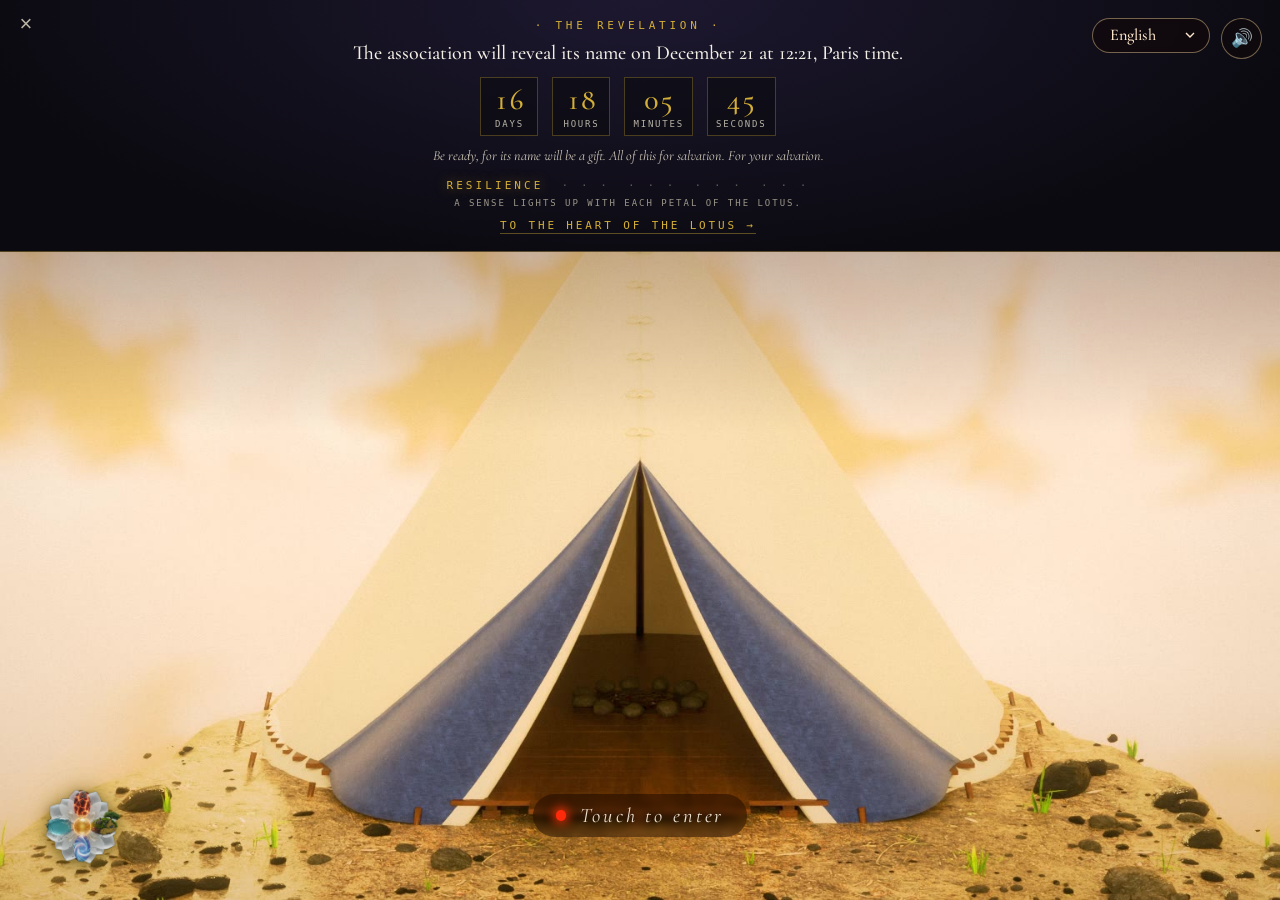
<file: index.html>
<!DOCTYPE html>
<html lang="fr">
<head>
<meta charset="utf-8">
<meta name="viewport" content="width=device-width, initial-scale=1, viewport-fit=cover">
<title>Typ-1 — Le feu t'attend</title>
<meta name="description" content="Typ-1 — Feu du Sceau. Créateur, entre dans le tipi : le feu t'attend.">
<meta name="theme-color" content="#120604">
<link rel="icon" href="favicon.ico" sizes="any">
<link rel="icon" type="image/png" sizes="32x32" href="assets/favicon-32.png">
<link rel="icon" type="image/png" sizes="192x192" href="assets/icone-192.png">
<link rel="apple-touch-icon" href="assets/apple-touch-icon.png">
<!-- installable comme une application (credentials : le site est protégé par Vercel, le manifeste doit passer avec la connexion) -->
<link rel="manifest" href="manifest.webmanifest" crossorigin="use-credentials">
<meta name="apple-mobile-web-app-capable" content="yes">
<meta name="mobile-web-app-capable" content="yes">
<meta name="apple-mobile-web-app-status-bar-style" content="black-translucent">
<meta name="apple-mobile-web-app-title" content="Typ-1">
<!-- L'aperçu du lien, quand Typ-1 circule dans une messagerie ou sur un réseau.
     Les adresses doivent être entières : un chemin relatif n'est pas suivi. -->
<meta property="og:type" content="website">
<meta property="og:site_name" content="Typ-1">
<meta property="og:url" content="https://www.typ-1.site/">
<meta property="og:title" content="Typ-1 — Le feu t'attend">
<meta property="og:description" content="Créateur, entre dans le tipi. Parle au feu : des pages en sortent.">
<meta property="og:image" content="https://www.typ-1.site/assets/typ1_poster.jpg">
<meta property="og:image:type" content="image/jpeg">
<meta property="og:image:width" content="1920">
<meta property="og:image:height" content="1080">
<meta property="og:image:alt" content="Un tipi au crépuscule, un feu à l'intérieur.">
<meta property="og:locale" content="fr_FR">
<meta name="twitter:card" content="summary_large_image">
<meta name="twitter:title" content="Typ-1 — Le feu t'attend">
<meta name="twitter:description" content="Créateur, entre dans le tipi. Parle au feu : des pages en sortent.">
<meta name="twitter:image" content="https://www.typ-1.site/assets/typ1_poster.jpg">
<link rel="preload" as="image" href="assets/typ1_poster.jpg">
<link rel="preload" as="font" type="font/woff2" href="assets/polices/cormorant-garamond-latin-500-normal.woff2" crossorigin>
<style>
  /* Cormorant Garamond, hébergée sur le site (licence SIL OFL, assets/polices/OFL.txt) */
  @font-face { font-family: "Cormorant Garamond"; font-style: normal; font-weight: 500; font-display: swap;
    src: url("assets/polices/cormorant-garamond-latin-500-normal.woff2") format("woff2");
    unicode-range: U+0000-00FF, U+0131, U+0152-0153, U+02BB-02BC, U+02C6, U+02DA, U+02DC, U+2000-206F, U+20AC, U+2122, U+2191, U+2193, U+2212, U+2215, U+FEFF, U+FFFD; }
  @font-face { font-family: "Cormorant Garamond"; font-style: normal; font-weight: 500; font-display: swap;
    src: url("assets/polices/cormorant-garamond-latin-ext-500-normal.woff2") format("woff2");
    unicode-range: U+0100-02AF, U+0304, U+0308, U+0329, U+1E00-1E9F, U+1EF2-1EFF, U+2020, U+20A0-20AB, U+20AD-20C0, U+2113, U+2C60-2C7F, U+A720-A7FF; }
  @font-face { font-family: "Cormorant Garamond"; font-style: normal; font-weight: 500; font-display: swap;
    src: url("assets/polices/cormorant-garamond-cyrillic-500-normal.woff2") format("woff2");
    unicode-range: U+0301, U+0400-045F, U+0490-0491, U+04B0-04B1, U+2116; }
  @font-face { font-family: "Cormorant Garamond"; font-style: italic; font-weight: 400; font-display: swap;
    src: url("assets/polices/cormorant-garamond-cyrillic-400-italic.woff2") format("woff2");
    unicode-range: U+0301, U+0400-045F, U+0490-0491, U+04B0-04B1, U+2116; }
  @font-face { font-family: "Cormorant Garamond"; font-style: italic; font-weight: 400; font-display: swap;
    src: url("assets/polices/cormorant-garamond-latin-400-italic.woff2") format("woff2");
    unicode-range: U+0000-00FF, U+0131, U+0152-0153, U+02BB-02BC, U+02C6, U+02DA, U+02DC, U+2000-206F, U+20AC, U+2122, U+2191, U+2193, U+2212, U+2215, U+FEFF, U+FFFD; }
  @font-face { font-family: "Cormorant Garamond"; font-style: italic; font-weight: 400; font-display: swap;
    src: url("assets/polices/cormorant-garamond-latin-ext-400-italic.woff2") format("woff2");
    unicode-range: U+0100-02AF, U+0304, U+0308, U+0329, U+1E00-1E9F, U+1EF2-1EFF, U+2020, U+20A0-20AB, U+20AD-20C0, U+2113, U+2C60-2C7F, U+A720-A7FF; }
  :root {
    --braise: #ff2a0a;
    --or: #f3d29a;
    --nuit: #120604;
  }
  * { box-sizing: border-box; margin: 0; padding: 0; }
  html, body { height: 100%; background: var(--nuit); overflow: hidden; }
  body { font-family: "Cormorant Garamond", Georgia, "Times New Roman", serif; color: #fff; }

  /* --- la scène : image d'accueil, vidéo d'entrée, feu en boucle, superposés --- */
  .scene { position: fixed; inset: 0; }
  .scene img, .scene video {
    position: absolute; inset: 0; width: 100%; height: 100%;
    object-fit: cover; object-position: 50% 50%;
    transition: opacity .45s ease;
  }
  #intro, #boucle { opacity: 0; }
  .joue #intro { opacity: 1; }
  .feu #boucle { opacity: 1; }
  .feu #intro { opacity: 0; }

  /* --- l'appel au Créateur --- */
  .appel {
    position: fixed; inset: 0; width: 100%; height: 100%;
    display: flex; flex-direction: column; align-items: center; justify-content: flex-start;
    padding-top: clamp(2.2rem, 9vh, 6rem);
    isolation: isolate;
    background: none; border: 0; color: inherit; font: inherit; cursor: pointer;
    text-align: center;
    transition: opacity 1s ease .2s;
  }
  /* un voile chaud en haut de l'image pour que le texte se lise sur le ciel clair */
  .appel::before {
    content: ""; position: absolute; inset: 0 0 auto 0; height: 48%;
    background: linear-gradient(to bottom, rgba(46, 14, 4, .62), rgba(46, 14, 4, .28) 55%, rgba(46, 14, 4, 0));
    pointer-events: none; z-index: -1;
  }
  .appel:focus-visible .seuil { outline: 1px solid var(--or); outline-offset: .6rem; }
  .joue .appel, .feu .appel { opacity: 0; pointer-events: none; }

  .titre {
    font-weight: 500; text-transform: uppercase;
    font-size: clamp(1.35rem, 3.6vw, 2.9rem);
    letter-spacing: .32em; line-height: 1.25;
    color: #fff;
    text-shadow: 0 0 22px rgba(40, 10, 0, .75), 0 0 6px rgba(255, 60, 20, .45), 0 1px 2px rgba(30, 8, 0, .8);
    opacity: 0; animation: monte 1.8s ease .3s forwards;
    padding: 0 1rem;
  }
  .titre span { display: block; }
  .titre span + span {
    font-size: .62em; letter-spacing: .5em; margin-top: .7em;
    color: #ffd9a8;
    opacity: 0; animation: monte 1.8s ease 1.3s forwards;
  }
  .seuil {
    position: fixed; left: 0; right: 0; margin: 0 auto; width: fit-content; bottom: clamp(1.8rem, 7vh, 4rem);
    font-style: italic; font-size: clamp(1rem, 1.6vw, 1.3rem); letter-spacing: .14em;
    color: rgba(255, 245, 230, .9);
    padding: .55rem 1.4rem; border-radius: 99px; white-space: nowrap;
    background: rgba(20, 6, 2, .45);
    backdrop-filter: blur(3px); -webkit-backdrop-filter: blur(3px);
    opacity: 0; animation: monte 1.6s ease 2.4s forwards, souffle 3.2s ease-in-out 4s infinite;
  }
  .seuil::before {
    content: ""; display: inline-block; width: .5em; height: .5em; margin-right: .7em;
    border-radius: 50%; background: var(--braise); vertical-align: .08em;
    box-shadow: 0 0 10px 3px rgba(255, 50, 10, .75);
  }
  @keyframes monte { from { opacity: 0; transform: translateY(.6rem); } to { opacity: 1; transform: none; } }
  @keyframes souffle { 0%, 100% { box-shadow: 0 0 0 rgba(255, 60, 20, 0); } 50% { box-shadow: 0 0 26px rgba(255, 60, 20, .35); } }
  .seuil { will-change: opacity; }

  /* --- le son : petit bouton discret, n'apparaît que si le navigateur sait jouer les sons --- */
  .son {
    position: fixed; right: 1.1rem; top: 1.1rem; z-index: 5;
    width: 2.6rem; height: 2.6rem; border-radius: 50%;
    border: 1px solid rgba(243, 210, 154, .45); background: rgba(18, 6, 4, .35);
    color: var(--or); font: inherit; font-size: 1.1rem; cursor: pointer;
    display: none;
  }
  .avec-son .son { display: block; }

  /* --- garder le feu sur son écran d'accueil : une petite pastille discrète en bas à droite.
         Installer reste un choix : rien ne cache l'image ni « Toucher pour entrer ». --- */
  .installer {
    position: fixed; z-index: 6;
    right: max(.9rem, env(safe-area-inset-right)); bottom: max(.7rem, env(safe-area-inset-bottom));
    display: flex; flex-direction: column; align-items: flex-end; gap: .4rem; max-width: min(17rem, calc(100vw - 1.8rem));
    animation: apparait 1.2s ease-out;
  }
  .installer[hidden], .dedans .installer { display: none; }
  .installer .ligne { display: flex; align-items: center; gap: .15rem; padding: .2rem; border-radius: 99px;
    background: rgba(18, 6, 4, .55); border: 1px solid rgba(243, 210, 154, .35); backdrop-filter: blur(6px); -webkit-backdrop-filter: blur(6px); }
  .installer button { font: inherit; cursor: pointer; border: 0; background: transparent; color: #ffe9cc; }
  .installer .oui { display: flex; align-items: center; gap: .4rem; padding: .15rem .6rem .15rem .2rem; border-radius: 99px; font-size: .95rem; font-style: italic; opacity: .9; }
  .installer .oui:hover { opacity: 1; background: rgba(255, 140, 60, .15); }
  .installer .oui img { position: static; inset: auto; width: 1.5rem; height: 1.5rem; flex: none; object-fit: contain; opacity: 1; filter: none; transform: none; }
  .installer .non { width: 1.6rem; height: 1.6rem; border-radius: 50%; font-size: .8rem; color: rgba(255, 233, 204, .6); }
  .installer button:focus-visible { outline: 2px solid var(--or); outline-offset: 2px; }
  /* réduite : il ne reste que le petit logo rond ; un clic la rouvre */
  .installer.reduit .oui span, .installer.reduit .non, .installer.reduit p { display: none; }
  .installer.reduit .oui { padding: .15rem; opacity: .75; }
  .installer.reduit .ligne { padding: .15rem; }
  .installer p { margin: 0; padding: .55rem .8rem; border-radius: .9rem; font-size: .95rem; line-height: 1.3; font-style: italic;
    color: #ffe9cc; background: rgba(18, 6, 4, .8); border: 1px solid rgba(243, 210, 154, .35); }
  [dir="rtl"] .installer { right: auto; left: max(.9rem, env(safe-area-inset-left)); align-items: flex-start; }
  @keyframes apparait { from { opacity: 0; } }
  @media (prefers-reduced-motion: reduce) { .installer { animation: none; } }

  /* --- sortir du tipi : revenir à l'accueil --- */
  .sortir {
    position: fixed; left: 1.1rem; top: 1.1rem; z-index: 5;
    padding: .5rem 1.1rem; border-radius: 99px;
    border: 1px solid rgba(243, 210, 154, .45); background: rgba(18, 6, 4, .4);
    backdrop-filter: blur(3px); -webkit-backdrop-filter: blur(3px);
    color: #ffe9cc; font: inherit; font-style: italic; font-size: 1.05rem; letter-spacing: .1em;
    cursor: pointer;
    opacity: 0; pointer-events: none; transition: opacity .3s ease, background .2s;
  }
  .sortir:hover { background: rgba(60, 18, 6, .6); }
  .sortir:focus-visible { outline: 1px solid var(--or); outline-offset: 3px; }
  .dedans .sortir { opacity: 1; pointer-events: auto; transition: opacity .8s ease 1.5s, background .2s; }

  /* --- le feu répond : le champ, les flammes, les pages qui sortent du feu --- */
  .cache { position: absolute; width: 1px; height: 1px; overflow: hidden; clip-path: inset(50%); white-space: nowrap; }
  .foyer {
    position: fixed; inset: 0; z-index: 3;
    display: flex; flex-direction: column; align-items: center;
    padding: 4.4rem 1rem clamp(.9rem, 3.5vh, 2rem);
    opacity: 0; pointer-events: none; transition: opacity .4s ease;
  }
  .pret .foyer { opacity: 1; pointer-events: auto; transition: opacity 1.4s ease; }
  /* le feu change avec l'heure du Créateur : doré à l'aube, rouge et intime la nuit */
  body { --heure: brightness(1); --souffle: 1; }
  body[data-moment="aube"] { --heure: sepia(.2) saturate(1.05) hue-rotate(8deg) brightness(1.07); }
  body[data-moment="soir"] { --heure: saturate(1.1) hue-rotate(-3deg); }
  body[data-moment="nuit"] { --heure: saturate(1.2) hue-rotate(-7deg) brightness(.8); }
  #boucle { filter: var(--heure) brightness(var(--souffle)); transition: opacity .45s ease, filter .25s linear; }
  .embrase #boucle { filter: var(--heure) brightness(calc(var(--souffle) * 1.55)) saturate(1.15); transition: opacity .45s ease, filter .5s ease; }
  /* les étincelles et les cendres, dessinées par-dessus le feu */
  #etincelles { position: absolute; inset: 0; width: 100%; height: 100%; pointer-events: none; opacity: 0; transition: opacity 1s ease; }
  .feu #etincelles { opacity: 1; }

  /* garder une page près du feu */
  .page .actions { display: flex; flex-wrap: wrap; gap: .2rem 1rem; margin-top: .55rem; }
  .page .actions .rendre { margin-top: 0; }
  .page .garder {
    background: none; border: 0; padding: .2rem 0; cursor: pointer;
    font: inherit; font-style: italic; font-size: .98rem; color: #6a3a10; text-decoration: underline; text-underline-offset: 3px;
  }
  .page .garder[aria-pressed="true"] { color: #b4400c; text-decoration: none; }
  .page .garder:focus-visible, .braises-btn:focus-visible, .reserve button:focus-visible { outline: 2px solid var(--or); outline-offset: 2px; }
  .braises-btn {
    position: fixed; right: 1.1rem; top: 1.1rem; z-index: 5;
    padding: .5rem 1.1rem; border-radius: 99px;
    border: 1px solid rgba(243, 210, 154, .45); background: rgba(18, 6, 4, .4);
    backdrop-filter: blur(3px); -webkit-backdrop-filter: blur(3px);
    color: #ffe9cc; font: inherit; font-style: italic; font-size: 1.05rem; letter-spacing: .08em; cursor: pointer;
    opacity: 0; pointer-events: none; transition: opacity .3s ease;
  }
  .braises-btn #compte {
    display: inline-block; min-width: 1.4em; margin-left: .4em; padding: 0 .35em; border-radius: 99px;
    background: var(--braise); color: #fff; font-style: normal; font-size: .9em; text-align: center;
    box-shadow: 0 0 10px rgba(255, 50, 10, .7);
  }
  .pret .braises-btn { opacity: 1; pointer-events: auto; transition: opacity 1.4s ease; }
  .avec-son .braises-btn { right: 4.4rem; }
  .reserve {
    position: fixed; top: 0; right: 0; bottom: 0; z-index: 6; width: min(380px, 100%);
    padding: 1.2rem 1.1rem; overflow-y: auto;
    background: rgba(24, 8, 4, .93); backdrop-filter: blur(8px); -webkit-backdrop-filter: blur(8px);
    border-left: 1px solid rgba(243, 210, 154, .3); box-shadow: -10px 0 40px rgba(0, 0, 0, .5);
    animation: glisse .45s ease;
  }
  @keyframes glisse { from { transform: translateX(100%); } }
  .reserve-tete { display: flex; justify-content: space-between; align-items: center; }
  .reserve h2 { font-weight: 500; font-size: 1.6rem; letter-spacing: .12em; color: #ffe2bd; }
  .reserve-tete button { background: none; border: 1px solid rgba(243, 210, 154, .4); border-radius: 50%; width: 2.2rem; height: 2.2rem; color: #ffe9cc; font-size: 1rem; cursor: pointer; }
  .reserve-note, .reserve-vide { font-style: italic; color: rgba(255, 233, 204, .75); margin: .3rem 0 1rem; }
  .braise {
    position: relative; margin-bottom: .7rem; padding: .8rem .9rem; border-radius: 5px;
    background: linear-gradient(170deg, #f8ecd0, #e8cf9c); color: #3a1a08;
    box-shadow: 0 0 18px rgba(255, 80, 20, .25);
  }
  .braise .etiquette { font-size: .72rem; letter-spacing: .14em; text-transform: uppercase; color: #8a3a12; }
  .braise h3 { font-weight: 500; font-size: 1.15rem; line-height: 1.15; margin: .15rem 0 .2rem; }
  .braise p { font-size: .98rem; line-height: 1.2; }
  .braise .meta { color: #7a4a22; font-size: .9rem; }
  .braise button { margin-top: .4rem; background: none; border: 0; padding: .1rem 0; cursor: pointer; font: inherit; font-style: italic; color: #8a2a08; text-decoration: underline; }
  .apaiser .rangee { display: flex; flex-wrap: wrap; justify-content: center; gap: .5rem; }
  .aide a { color: #ffd9a8; }

  /* --- la langue du site --- */
  .langue {
    position: fixed; right: 1.1rem; top: 1.1rem; z-index: 5;
    -webkit-appearance: none; appearance: none;
    padding: .42rem 2.1rem .42rem 1.05rem; border-radius: 99px;
    border: 1px solid rgba(243, 210, 154, .45);
    background: rgba(18, 6, 4, .45) url("data:image/svg+xml,%3Csvg xmlns='http://www.w3.org/2000/svg' viewBox='0 0 10 6'%3E%3Cpath d='M1 1l4 4 4-4' fill='none' stroke='%23ffe9cc' stroke-width='1.4'/%3E%3C/svg%3E") no-repeat right .85rem center / .65rem;
    backdrop-filter: blur(3px); -webkit-backdrop-filter: blur(3px);
    color: #ffe9cc; font: inherit; font-size: 1.02rem; cursor: pointer;
    opacity: 0; animation: monte 1.6s ease 2.8s forwards; transition: opacity .4s ease;
  }
  .langue option { color: #2a0c02; background: #f8ecd0; }
  .langue:focus-visible { outline: 2px solid var(--or); outline-offset: 2px; }
  .avec-son .langue { right: 4.4rem; }
  .dedans .langue { opacity: 0 !important; pointer-events: none; animation: none; }

  /* --- l'arabe s'écrit de droite à gauche --- */
  [dir="rtl"] .sortir { left: auto; right: 1.1rem; }
  [dir="rtl"] .son { right: auto; left: 1.1rem; }
  [dir="rtl"] .braises-btn, [dir="rtl"] .langue { right: auto; left: 1.1rem; }
  [dir="rtl"] .avec-son .braises-btn, [dir="rtl"] .avec-son .langue { left: 4.4rem; }
  [dir="rtl"] .langue { padding: .42rem 1.05rem .42rem 2.1rem; background-position: left .85rem center; }
  [dir="rtl"] .page, [dir="rtl"] .braise { text-align: right; }
  [dir="rtl"] .champ { padding: .3rem 1.2rem .3rem .3rem; }
  [dir="rtl"] .champ button { transform: scaleX(-1); }
  [dir="rtl"] .reserve { right: auto; left: 0; border-left: 0; border-right: 1px solid rgba(243, 210, 154, .3); animation-name: glisse-rtl; }
  @keyframes glisse-rtl { from { transform: translateX(-100%); } }
  [dir="rtl"] .seuil::before { margin-right: 0; margin-left: .7em; }
  [dir="rtl"] .flammes button::before { margin-right: 0; margin-left: .55em; }

  /* --- les écritures que Cormorant n'a pas : polices de l'appareil, sans grand espacement --- */
  html:is([lang="ar"], [lang="hi"], [lang="bn"], [lang="zh"]) .titre { letter-spacing: .06em; line-height: 1.5; }
  html:is([lang="ar"], [lang="hi"], [lang="bn"], [lang="zh"]) .titre span + span { letter-spacing: .14em; }
  html[lang="ar"] .titre, html[lang="ar"] .titre span + span, html[lang="ar"] .seuil, html[lang="ar"] .flammes button { letter-spacing: 0; }
  /* ces écritures n'ont pas de vrai italique : le navigateur les pencherait de travers */
  html:is([lang="ar"], [lang="hi"], [lang="bn"], [lang="zh"]) :is(.seuil, .sortir, .braises-btn, .note, .attente, .pourquoi, .garder, .rendre, .reserve-note, .reserve-vide, .braise button, .champ input::placeholder) { font-style: normal; }
  html:is([lang="hi"], [lang="bn"]) .page h2, html:is([lang="hi"], [lang="bn"]) .page p, html:is([lang="hi"], [lang="bn"]) .parole { line-height: 1.45; }

  .pages {
    flex: 1; min-height: 0; width: min(1240px, 100%);
    display: flex; justify-content: center; align-items: flex-start; gap: clamp(.6rem, 1.4vw, 1.2rem);
    padding-top: 2vh;
  }
  .page {
    flex: 1 1 0; max-width: 250px; min-width: 0;
    padding: 1rem 1.05rem .9rem; border-radius: 5px;
    background: linear-gradient(170deg, #f8ecd0, #ecd6a8 70%, #e2c48e);
    color: #3a1a08; text-align: left;
    box-shadow: 0 10px 30px rgba(20, 4, 0, .55), 0 0 26px rgba(255, 90, 20, .35), inset 0 0 22px rgba(160, 90, 20, .22);
    transform: translateY(var(--y, 0)) rotate(var(--r, 0deg));
    animation: sort-du-feu 1.25s cubic-bezier(.2, .8, .25, 1) backwards;
    animation-delay: var(--d, 0s);
  }
  .page.rendue { animation: rend-au-feu .7s ease-in forwards; }
  @keyframes sort-du-feu {
    from { opacity: 0; transform: translateY(46vh) scale(.15) rotate(0deg); filter: brightness(2.2) sepia(1) saturate(4); }
    55% { opacity: 1; filter: brightness(1.25) sepia(.4) saturate(1.6); }
  }
  @keyframes rend-au-feu {
    to { opacity: 0; transform: translateY(46vh) scale(.15); filter: brightness(2.2) sepia(1) saturate(4); }
  }
  .page .etiquette {
    display: inline-block; font-size: .78rem; letter-spacing: .16em; text-transform: uppercase;
    color: #8a3a12; border: 1px solid rgba(138, 58, 18, .5); border-radius: 99px; padding: .05rem .6rem; margin-bottom: .5rem;
  }
  .page h2 a, .braise h3 a { color: inherit; text-decoration: underline; text-decoration-color: rgba(138, 58, 18, .45); text-underline-offset: 3px; }
  .page h2 a:hover, .braise h3 a:hover { text-decoration-color: #b4400c; }
  .page h2 a:focus-visible, .braise h3 a:focus-visible { outline: 2px solid #b4400c; outline-offset: 2px; }
  .page h2 { font-size: 1.28rem; font-weight: 500; line-height: 1.15; margin-bottom: .4rem; overflow-wrap: anywhere; }
  .page p { font-size: 1.04rem; line-height: 1.25; }
  .page .meta { font-size: .92rem; color: #7a4a22; margin-bottom: .35rem; }
  .page .pourquoi { margin-top: .55rem; padding-top: .5rem; border-top: 1px solid rgba(120, 60, 20, .3); font-style: italic; }
  .page .rendre {
    margin-top: .7rem; background: none; border: 0; padding: .2rem 0; cursor: pointer;
    font: inherit; font-style: italic; font-size: .98rem; color: #8a2a08; text-decoration: underline; text-underline-offset: 3px;
  }
  .page .rendre:focus-visible, .flammes button:focus-visible, .champ input:focus-visible, .champ button:focus-visible, .encore:focus-visible {
    outline: 2px solid var(--or); outline-offset: 2px;
  }

  .parole {
    align-self: center; max-width: 46rem; margin: 0 auto; padding: 0 .5rem; text-align: center;
    font-size: clamp(1.5rem, 3.2vw, 2.5rem); line-height: 1.3; color: #fff6e6;
    text-shadow: 0 0 26px rgba(30, 6, 0, .9), 0 0 8px rgba(255, 80, 20, .6), 0 2px 3px rgba(30, 6, 0, .9);
    animation: sort-du-feu 1.6s cubic-bezier(.2, .8, .25, 1) backwards;
  }
  .demande-feu { align-self: center; margin: 0 auto; max-width: 46rem; display: flex; flex-direction: column; align-items: center; gap: 1rem; }
  .demande-feu .parole { font-size: clamp(1.35rem, 2.8vw, 2.1rem); }
  .choix { display: flex; flex-wrap: wrap; justify-content: center; gap: .5rem; animation: sort-du-feu 1.6s .35s cubic-bezier(.2, .8, .25, 1) backwards; }
  .choix button {
    font: inherit; font-size: 1.1rem; color: #2a0c02; cursor: pointer; padding: .4rem 1.1rem; border: 0; border-radius: 99px;
    background: linear-gradient(180deg, #ffe6c2, #ffb36a); box-shadow: 0 0 14px rgba(255, 90, 20, .45);
  }
  .choix button.quand-meme { color: #ffe9cc; background: rgba(18, 6, 4, .6); border: 1px solid rgba(243, 210, 154, .45); box-shadow: none; font-style: italic; }
  .choix button:focus-visible { outline: 2px solid var(--or); outline-offset: 2px; }
  .attente {
    align-self: center; margin: 0 auto; font-style: italic; font-size: 1.25rem; letter-spacing: .12em; color: #ffe2bd;
    text-shadow: 0 0 14px rgba(30, 6, 0, .9); animation: souffle-texte 1.2s ease-in-out infinite;
  }
  @keyframes souffle-texte { 50% { opacity: .45; } }

  .note {
    margin: .6rem 0 .5rem; padding: .3rem .9rem; border-radius: 99px; text-align: center;
    font-style: italic; font-size: .98rem; color: #ffe2bd; background: rgba(20, 6, 2, .55);
  }
  .demande { width: min(640px, 100%); display: flex; flex-direction: column; gap: .6rem; margin-top: auto; }
  .flammes { display: flex; flex-wrap: wrap; justify-content: center; gap: .45rem; }
  .flammes button {
    font: inherit; font-size: 1.05rem; letter-spacing: .06em; color: #ffe9cc; cursor: pointer;
    padding: .32rem .95rem; border-radius: 99px;
    border: 1px solid rgba(243, 210, 154, .35); background: rgba(18, 6, 4, .5);
    backdrop-filter: blur(3px); -webkit-backdrop-filter: blur(3px);
    transition: background .2s, border-color .2s, box-shadow .2s;
  }
  .flammes button::before {
    content: ""; display: inline-block; width: .5em; height: .5em; margin-right: .55em; border-radius: 50%;
    background: var(--c); box-shadow: 0 0 9px 2px var(--c); vertical-align: .08em;
  }
  .flammes button[aria-checked="true"] { background: rgba(70, 20, 6, .8); border-color: var(--c); box-shadow: 0 0 18px -4px var(--c); color: #fff; }
  /* --- « Surprends-moi » et la braise du jour : deux petits boutons sous le champ --- */
  .hasard { display: flex; flex-wrap: wrap; justify-content: center; gap: .5rem; }
  .hasard[hidden] { display: none; }
  .hasard button {
    font: inherit; font-size: 1rem; font-style: italic; letter-spacing: .03em; color: #ffe9cc; cursor: pointer;
    padding: .28rem .95rem; border-radius: 99px; border: 1px dashed rgba(243, 210, 154, .5); background: rgba(18, 6, 4, .45);
    backdrop-filter: blur(3px); -webkit-backdrop-filter: blur(3px); transition: background .2s, box-shadow .2s, border-color .2s;
  }
  .hasard button:hover { background: rgba(70, 20, 6, .75); border-color: #ffb36a; box-shadow: 0 0 16px -3px #ff7a2a; }
  .hasard button:focus-visible { outline: 2px solid var(--or); outline-offset: 2px; }
  .hasard .icone { font-style: normal; margin-right: .4em; color: #ffb36a; }
  [dir="rtl"] .hasard .icone { margin-right: 0; margin-left: .4em; }
  .page .genre {
    display: inline-block; font-size: .78rem; letter-spacing: .12em; text-transform: uppercase; margin: 0 .3rem .5rem 0;
    color: #fff4e2; border-radius: 99px; padding: .08rem .6rem; background: var(--g, #b4400c);
  }
  .page .genre.drole { --g: #c7471a; } .page .genre.utile { --g: #7a5a12; } .page .genre.belle { --g: #8a3a6a; } .page .genre.jour { --g: #a8280a; }
  /* --- l'élan messager : il traverse le tipi et laisse une carte d'un autre élément du Sceau --- */
  .elan {
    position: fixed; z-index: 1; bottom: 16vh; left: 0; width: clamp(150px, 22vw, 260px); pointer-events: none;   /* derrière les pages et le champ : il passe au fond du tipi */
    filter: drop-shadow(0 0 10px rgba(243, 201, 106, .55)); opacity: 0;
    animation: elan-passe 5.5s ease-in-out forwards;
  }
  .elan svg { display: block; width: 100%; height: auto; animation: elan-pas .55s ease-in-out infinite alternate; }
  @keyframes elan-passe {
    0% { transform: translateX(-30vw); opacity: 0; } 12% { opacity: .95; } 85% { opacity: .95; } 100% { transform: translateX(110vw); opacity: 0; }
  }
  @keyframes elan-pas { to { transform: translateY(-4px) rotate(-1deg); } }
  [dir="rtl"] .elan { left: auto; right: 0; } [dir="rtl"] .elan svg { transform: scaleX(-1); }
  [dir="rtl"] .elan { animation-name: elan-passe-rtl; } @keyframes elan-passe-rtl { 0% { transform: translateX(30vw); opacity: 0; } 12% { opacity: .95; } 85% { opacity: .95; } 100% { transform: translateX(-110vw); opacity: 0; } }
  @media (prefers-reduced-motion: reduce) { .elan { display: none; } }
  .page.message-elan { border: 1px solid #d9a441; box-shadow: 0 10px 30px rgba(20, 4, 0, .55), 0 0 34px rgba(243, 201, 106, .55), inset 0 0 22px rgba(160, 90, 20, .22); }
  .page .genre.messager { --g: #8a6312; }

  /* --- les secrets du feu : un mot seul, et le feu répond autrement --- */
  .teinte {
    position: fixed; inset: 0; z-index: 1; pointer-events: none; mix-blend-mode: color;
    background: radial-gradient(circle at 50% 72%, var(--t) 0%, color-mix(in srgb, var(--t) 55%, transparent) 40%, transparent 75%);
    animation: teinte 7s ease-in-out forwards;
  }
  @keyframes teinte { 0% { opacity: 0; } 18% { opacity: .85; } 75% { opacity: .85; } 100% { opacity: 0; } }
  .objet-secret {
    position: fixed; z-index: 2; left: 50%; bottom: 17vh; width: clamp(54px, 7vw, 90px); pointer-events: none;
    filter: drop-shadow(0 0 14px rgba(255, 200, 120, .7)); animation: sort-du-feu-secret 6s ease-out forwards;
  }
  .objet-secret.coeur { width: clamp(100px, 13vw, 160px); filter: drop-shadow(0 0 6px #ffcf7a) drop-shadow(0 0 18px #ff6a2a); }
  .objet-secret svg { display: block; width: 100%; height: auto; }
  @keyframes sort-du-feu-secret {
    0% { transform: translate(-50%, 40px) rotate(-25deg) scale(.4); opacity: 0; }
    25% { transform: translate(-50%, -3vh) rotate(8deg) scale(1); opacity: 1; }
    75% { transform: translate(-50%, -6vh) rotate(-4deg) scale(1); opacity: 1; }
    100% { transform: translate(-50%, -12vh) rotate(0deg) scale(1.05); opacity: 0; }
  }
  .elan.arret { animation: elan-arret 8.5s ease-in-out forwards; }
  @keyframes elan-arret {
    0% { transform: translateX(-30vw); opacity: 0; } 10% { opacity: .95; } 35% { transform: translateX(calc(50vw - 50%)); }
    68% { transform: translateX(calc(50vw - 50%)); opacity: .95; } 100% { transform: translateX(110vw); opacity: 0; }
  }
  [dir="rtl"] .elan.arret { animation-name: elan-arret; }
  @media (prefers-reduced-motion: reduce) { .teinte, .objet-secret { display: none; } }

  .page.braise-du-jour { max-width: 340px; box-shadow: 0 10px 30px rgba(20, 4, 0, .55), 0 0 46px rgba(255, 120, 30, .6), inset 0 0 22px rgba(160, 90, 20, .22); }
  .champ {
    display: flex; align-items: center; gap: .4rem; padding: .3rem .3rem .3rem 1.2rem; border-radius: 99px;
    border: 1px solid rgba(243, 210, 154, .55); background: rgba(18, 6, 4, .66);
    backdrop-filter: blur(5px); -webkit-backdrop-filter: blur(5px);
    box-shadow: 0 0 30px rgba(255, 60, 10, .25);
  }
  .champ input {
    flex: 1; min-width: 0; background: none; border: 0; outline-offset: 6px; border-radius: 99px;
    font: inherit; font-size: 1.25rem; color: #fff; padding: .45rem 0;
  }
  .champ input::placeholder { color: rgba(255, 233, 204, .7); font-style: italic; }
  .champ button, .encore {
    font: inherit; cursor: pointer; color: #2a0c02; border: 0; border-radius: 99px;
    background: linear-gradient(180deg, #ffd9a0, #ff8a3a); box-shadow: 0 0 16px rgba(255, 90, 20, .55);
  }
  .champ button { width: 2.7rem; height: 2.7rem; font-size: 1.3rem; flex: none; }
  .champ button.micro {
    display: grid; place-items: center; color: #ffe9cc; background: rgba(60, 18, 6, .55);
    border: 1px solid rgba(243, 210, 154, .4); box-shadow: none; transition: background .2s, box-shadow .2s, color .2s;
  }
  .champ button.micro svg { width: 1.15rem; height: 1.15rem; }
  .champ button.micro.ecoute { color: #fff; background: #c2300c; border-color: #ffb36a; animation: ecoute 1.1s ease-in-out infinite; }
  @keyframes ecoute { 50% { box-shadow: 0 0 22px 4px rgba(255, 70, 20, .75); } }
  .apaiser { display: flex; flex-direction: column; align-items: center; gap: .6rem; }
  .encore { padding: .55rem 1.5rem; font-size: 1.15rem; letter-spacing: .05em; }
  .aide { max-width: 34rem; text-align: center; font-size: 1rem; line-height: 1.3; color: #ffe9cc; background: rgba(20, 6, 2, .55); padding: .4rem 1rem; border-radius: 12px; }
  [hidden] { display: none !important; }

  @media (max-width: 760px) {
    .foyer { padding-top: 4rem; }
    .flammes { gap: .3rem; flex-wrap: nowrap; }
    .flammes button { font-size: .95rem; padding: .3rem .62rem; letter-spacing: .02em; }
    .pages { flex-direction: column; align-items: stretch; justify-content: flex-start; overflow-y: auto; gap: .6rem; padding: 0 .1rem .4rem; }
    .page { flex: none; max-width: none; transform: none; }
    .page:first-child, .parole, .attente, .demande-feu { margin-top: auto; }
    .parole, .attente, .demande-feu { margin-bottom: auto; }
  }

  @media (prefers-reduced-motion: reduce) {
    .page, .page.rendue, .parole, .attente, .choix { animation-duration: .01s; animation-delay: 0s; }
  }

  @media (prefers-reduced-motion: reduce) {
    .titre, .titre span + span, .seuil { animation: none; opacity: 1; }
  }
</style>
</head>
<body>
  <main class="scene" id="scene">
    <img id="accueil" src="assets/typ1_poster.jpg" alt="Un tipi blanc et bleu sur un promontoire, sous un ciel doré" data-i18n-alt="alt_accueil">
    <div class="installer" id="installer" role="region" aria-label="Installer Typ-1" data-i18n-aria="installer_aria" hidden>
      <p id="installer-texte" data-i18n="installer_ios" hidden>Sur iPhone, touche Partager en bas de Safari, puis « Sur l'écran d'accueil » : le feu s'ouvrira en plein écran.</p>
      <div class="ligne">
        <button type="button" class="oui" id="installer-oui"><img src="assets/icone-192.png" alt=""><span data-i18n="installer_bouton">Installer</span></button>
        <button type="button" class="non" id="installer-non" aria-label="Réduire" data-i18n-aria="reduire_aria">✕</button>
      </div>
    </div>
    <video id="intro" playsinline muted preload="auto" aria-hidden="true"></video>
    <video id="boucle" playsinline muted loop preload="auto" aria-hidden="true"></video>
    <canvas id="etincelles" aria-hidden="true"></canvas>

    <button class="appel" id="appel" type="button" aria-label="Entrer dans le tipi" data-i18n-aria="appel_aria">
      <h1 class="titre"><span data-i18n="titre_1">Créateur, entre dans le tipi</span><span data-i18n="titre_2">le feu t'attend</span></h1>
      <span class="seuil" data-i18n="seuil">Toucher pour entrer</span>
    </button>
  </main>
  <section class="foyer" id="foyer" aria-label="Parler au feu" data-i18n-aria="foyer_aria" inert>
    <div class="pages" id="pages" aria-live="polite"></div>
    <p class="note" id="note" data-i18n="note" hidden>Aperçu : le feu n'est pas encore relié au web. Ces pages sont des exemples.</p>
    <form class="demande" id="demande" autocomplete="off">
      <div class="flammes" id="flammes" role="radiogroup" aria-label="Choisir une flamme" data-i18n-aria="flammes_aria">
        <button type="button" role="radio" aria-checked="true" data-flamme="chercher" data-i18n="f_chercher" style="--c:#ff5a1e">Chercher</button>
        <button type="button" role="radio" aria-checked="false" data-flamme="apprendre" data-i18n="f_apprendre" style="--c:#ffc04a">Apprendre</button>
        <button type="button" role="radio" aria-checked="false" data-flamme="voir" data-i18n="f_voir" style="--c:#ff9ec4">Voir</button>
        <button type="button" role="radio" aria-checked="false" data-flamme="apaiser" data-i18n="f_apaiser" style="--c:#9fd8ff">Apaiser</button>
      </div>
      <div class="champ" id="champ">
        <label class="cache" for="question" data-i18n="question_label">Ta question au feu</label>
        <input id="question" type="text" maxlength="200" placeholder="Que cherches-tu, Créateur ?" enterkeyhint="search">
        <button type="button" class="micro" id="micro" aria-label="Parler au feu" aria-pressed="false" data-i18n-aria="micro_aria" hidden><svg viewBox="0 0 24 24" fill="none" stroke="currentColor" stroke-width="2" stroke-linecap="round" aria-hidden="true"><rect x="9" y="3" width="6" height="11" rx="3"/><path d="M5.5 11a6.5 6.5 0 0 0 13 0M12 17.5V21"/></svg></button>
        <button type="submit" aria-label="Offrir ma question au feu" data-i18n-aria="envoyer_aria">➜</button>
      </div>
      <div class="hasard" id="hasard">
        <button type="button" id="surprise"><span class="icone" aria-hidden="true">✦</span><span data-i18n="surprise">Surprends-moi</span></button>
        <button type="button" id="braiseJour"><span class="icone" aria-hidden="true">●</span><span data-i18n="braise_jour">Braise du jour</span></button>
        <button type="button" id="lotusFoyer" hidden><span class="icone" aria-hidden="true">✧</span><span data-i18n="lotus_court">Le Lotus</span></button>
      </div>
      <div class="apaiser" id="apaiser" hidden>
        <div class="rangee">
          <button type="button" class="encore" id="encore" data-i18n="encore">Une autre parole</button>
          <button type="button" class="encore" id="ecouter" data-i18n="ecouter" hidden>Écouter le feu</button>
        </div>
        <p class="aide" data-i18n-html="aide_html">Si tu vas vraiment mal, tu n'es pas seul : en France, le <strong>3114</strong> écoute jour et nuit, gratuitement.</p>
      </div>
    </form>
  </section>
  <button class="sortir" id="sortir" type="button" aria-label="Sortir du tipi et revenir à l'accueil" data-i18n="sortir" data-i18n-aria="sortir_aria">← Sortir</button>
  <select class="langue" id="langue" aria-label="Langue du site" data-i18n-aria="langue_aria"></select>
  <button class="braises-btn" id="braisesBtn" type="button" aria-expanded="false" aria-controls="reserve"><span data-i18n="braises">Braises</span><span id="compte">0</span></button>
  <aside class="reserve" id="reserve" aria-label="Tes braises" data-i18n-aria="reserve_titre" hidden>
    <div class="reserve-tete"><h2 data-i18n="reserve_titre">Tes braises</h2><button type="button" id="fermerReserve" aria-label="Fermer" data-i18n-aria="fermer">✕</button></div>
    <p class="reserve-note" data-i18n="reserve_note">Les pages gardées près du feu. Elles restent sur cet appareil, nulle part ailleurs.</p>
    <div id="listeBraises"></div>
    <p class="reserve-vide" id="vide" data-i18n="reserve_vide">Garde une page près du feu : elle t'attendra ici.</p>
  </aside>
  <button class="son" id="son" type="button" aria-label="Couper le son" data-i18n-aria="son_couper">🔊</button>

  <template id="modeleBouteille"><div class="objet-secret"><svg viewBox="0 0 60 120" aria-hidden="true"><g stroke="#e9f3d0" stroke-width="2" fill="rgba(160,210,170,.35)"><path d="M24 6h12v8c0 6 14 12 14 26v66c0 6-4 8-10 8H20c-6 0-10-2-10-8V40c0-14 14-20 14-26z"/></g><rect x="23" y="1" width="14" height="9" rx="2" fill="#a0672e"/><path d="M20 52h20v40H20z" fill="#f6e8c8" opacity=".95"/><path d="M24 60h12M24 67h12M24 74h9" stroke="#9a7442" stroke-width="1.6"/></svg></div></template>
  <template id="modeleCoeur"><div class="objet-secret coeur"><svg viewBox="0 0 100 90" aria-hidden="true"><path d="M50 84C20 62 4 46 4 26 4 12 15 4 27 4c10 0 18 6 23 15C55 10 63 4 73 4c12 0 23 8 23 22 0 20-16 36-46 58z" fill="none" stroke="#fff0d0" stroke-width="7" stroke-dasharray="1 9" stroke-linecap="round"/></svg></div></template>
  <template id="modeleElan"><div class="elan"><svg viewBox="0 0 240 180" aria-hidden="true"><g fill="#140402" stroke="#f3c96a" stroke-width="1.6" stroke-linejoin="round"><path d="M28 70 C28 60 36 54 48 52 C72 50 96 46 112 40 C120 30 136 28 146 34 C156 38 164 42 172 46 C178 44 184 44 188 48 C196 56 206 68 214 80 C218 86 216 92 210 92 C204 92 198 88 192 84 C188 82 184 82 182 84 C178 90 176 96 172 98 C170 104 168 108 166 110 L168 134 L170 162 L164 162 L160 134 L156 112 C150 114 146 114 142 114 L144 136 L146 162 L140 162 L136 136 L132 114 C110 116 88 116 70 114 L68 136 L70 162 L64 162 L60 136 L56 112 C52 110 48 108 46 104 L44 134 L46 162 L40 162 L36 134 L34 102 C28 94 26 82 28 70 Z"/><path d="M178 86 C182 96 180 108 174 112 C175 104 174 96 172 90 Z"/><path d="M176 48 C170 40 160 36 150 36 C144 30 140 22 144 16 C148 20 150 22 152 18 C152 12 156 8 160 10 C160 16 162 18 166 14 C168 8 174 8 176 12 C174 18 176 22 180 20 C182 26 180 34 182 42 Z"/><path d="M186 46 C190 38 198 32 208 30 C212 26 214 18 220 16 C220 22 222 24 226 20 C230 18 232 24 228 28 C232 30 234 36 228 38 C224 42 214 44 204 46 C198 48 192 50 188 50 Z"/></g><circle cx="194" cy="58" r="1.8" fill="#f3c96a"/></svg></div></template>
  <script src="i18n/fr.js"></script>
<script>
  // --- Les langues du site (les textes sont dans i18n/<code>.js) ---------------
  const TYP1_CODES = ["fr", "es", "en", "pt", "ru", "ar", "hi", "bn", "zh"];
  const TYP1_NOMS = { fr: "Français", es: "Español", en: "English", pt: "Português", ru: "Русский", ar: "العربية", hi: "हिन्दी", bn: "বাংলা", zh: "中文" };
  function TYP1_charger(code, suite) {
    if (window.TYP1_LANGUES[code]) return suite();
    const s = document.createElement("script");
    s.src = "i18n/" + code + ".js";
    s.onload = s.onerror = () => suite();
    document.head.append(s);
  }
  // la langue choisie par le Créateur, sinon celle de son navigateur, sinon le français
  function TYP1_langueDepart() {
    try { const c = localStorage.getItem("typ1_langue"); if (TYP1_CODES.includes(c)) return c; } catch (e) {}
    for (const l of (navigator.languages || [navigator.language || "fr"])) {
      const c = String(l).slice(0, 2).toLowerCase();
      if (TYP1_CODES.includes(c)) return c;
    }
    return "fr";
  }
</script>
<script>
function TYP1_demarrer(codeDepart) {
  // --- La langue ---------------------------------------------------------------
  let L = window.TYP1_LANGUES[codeDepart] || window.TYP1_LANGUES.fr;
  const T = k => (L[k] !== undefined ? L[k] : window.TYP1_LANGUES.fr[k]);
  function appliquerTextes() {
    document.documentElement.lang = L.code;
    document.documentElement.dir = L.dir || "ltr";
    document.title = T("titre_page");
    document.querySelectorAll("[data-i18n]").forEach(e => { e.textContent = T(e.dataset.i18n); });
    document.querySelectorAll("[data-i18n-html]").forEach(e => { e.innerHTML = T(e.dataset.i18nHtml); });   // textes de nos propres fichiers uniquement
    document.querySelectorAll("[data-i18n-aria]").forEach(e => e.setAttribute("aria-label", T(e.dataset.i18nAria)));
    document.querySelectorAll("[data-i18n-alt]").forEach(e => { e.alt = T(e.dataset.i18nAlt); });
  }
  appliquerTextes();
  const choixLangue = document.getElementById("langue");
  TYP1_CODES.forEach(c => {
    const o = document.createElement("option");
    o.value = c; o.lang = c; o.textContent = TYP1_NOMS[c];
    choixLangue.append(o);
  });
  choixLangue.value = L.code;
  choixLangue.addEventListener("change", () => {
    const c = choixLangue.value;
    try { localStorage.setItem("typ1_langue", c); } catch (e) {}
    TYP1_charger(c, () => { L = window.TYP1_LANGUES[c] || window.TYP1_LANGUES.fr; changerLangue(); });
  });

  // --- Réglages -------------------------------------------------------------
  // Les sons (voir assets/SOURCES.md pour leur origine)
  const SONS = {
    allumage: "assets/son_souffle_5.mp3",   // le souffle quand le feu prend, dans la vidéo d'entrée
    moment_allumage: 8.35,                  // à quelle seconde de la vidéo le feu prend
    feu: "assets/son_feu.mp3",              // crépitement du feu, en boucle à l'infini
    souffles: [1, 2, 3, 4, 5, 6].map(i => `assets/son_souffle_${i}.mp3`)   // quand le feu s'embrase
  };
  // ---------------------------------------------------------------------------

  const scene = document.getElementById("scene");
  const intro = document.getElementById("intro");
  const boucle = document.getElementById("boucle");
  const appel = document.getElementById("appel");
  const btnSon = document.getElementById("son");
  const btnSortir = document.getElementById("sortir");

  // vidéo plus légère sur petit écran ou connexion économe
  const leger = window.matchMedia("(max-width: 900px)").matches ||
                (navigator.connection && navigator.connection.saveData);
  intro.src = leger ? "assets/typ1_intro_720.mp4" : "assets/typ1_intro_1080.mp4";
  boucle.src = "assets/typ1_feu_boucle.mp4";
  intro.load(); boucle.load();

  // Le son passe par Web Audio : la boucle du feu tourne sans le moindre trou, et les volumes se fondent.
  // Le navigateur n'autorise le son qu'après un geste du Créateur : on le réveille quand il entre.
  let muet = false;
  try { muet = localStorage.getItem("typ1_muet") === "1"; } catch (e) {}
  const son = (() => {
    const AC = window.AudioContext || window.webkitAudioContext;
    const rien = { reveiller() {}, jouer() {}, souffle() {}, feu() {}, muet() {} };
    if (!AC) return rien;
    document.body.classList.add("avec-son");
    let ctx = null, maitre = null, boucleFeu = null;
    const tampons = {};
    const charger = src => tampons[src] || (tampons[src] = fetch(src)
      .then(r => r.arrayBuffer())
      .then(b => new Promise((ok, ko) => ctx.decodeAudioData(b, ok, ko))));
    return {
      reveiller() {
        if (!ctx) {
          try { ctx = new AC(); } catch (e) { return; }
          maitre = ctx.createGain(); maitre.gain.value = muet ? 0 : 1; maitre.connect(ctx.destination);
          [SONS.feu, SONS.allumage, ...SONS.souffles].forEach(s => charger(s).catch(() => {}));
        }
        if (ctx.state === "suspended") ctx.resume().catch(() => {});
      },
      async jouer(src, volume = 1) {
        if (!ctx) return;
        try {
          const t = await charger(src);
          const s = ctx.createBufferSource(), g = ctx.createGain();
          s.buffer = t; g.gain.value = volume;
          s.connect(g); g.connect(maitre); s.start();
        } catch (e) {}
      },
      souffle(volume = .3) { this.jouer(SONS.souffles[Math.floor(Math.random() * SONS.souffles.length)], volume); },
      async feu(allume) {
        if (!ctx) return;
        if (allume) {
          if (boucleFeu) return;
          const j = {}; boucleFeu = j;
          try {
            const t = await charger(SONS.feu);
            if (boucleFeu !== j) return;
            const s = ctx.createBufferSource(), g = ctx.createGain();
            s.buffer = t; s.loop = true; s.loopStart = .05; s.loopEnd = t.duration - .05;   // saute le petit silence des mp3
            g.gain.setValueAtTime(0, ctx.currentTime); g.gain.linearRampToValueAtTime(.8, ctx.currentTime + 2.5);
            s.connect(g); g.connect(maitre); s.start(0, .05);
            j.s = s; j.g = g;
          } catch (e) { if (boucleFeu === j) boucleFeu = null; }
        } else if (boucleFeu) {
          const j = boucleFeu; boucleFeu = null;
          if (j.g) { j.g.gain.cancelScheduledValues(ctx.currentTime); j.g.gain.setTargetAtTime(0, ctx.currentTime, .25); j.s.stop(ctx.currentTime + 1.5); }
        }
      },
      muet(m) { if (ctx) maitre.gain.setTargetAtTime(m ? 0 : 1, ctx.currentTime, .05); }
    };
  })();
  function majBoutonSon() {
    btnSon.textContent = muet ? "🔇" : "🔊";
    btnSon.setAttribute("aria-label", T(muet ? "son_remettre" : "son_couper"));
  }
  majBoutonSon();
  btnSon.addEventListener("click", () => {
    muet = !muet;
    try { localStorage.setItem("typ1_muet", muet ? "1" : "0"); } catch (e) {}
    son.muet(muet); majBoutonSon();
  });

  let entre = false;

  // --- Le feu répond --------------------------------------------------------
  // Pour l'instant, le feu n'est pas relié au web : les pages sont des exemples,
  // pour montrer le geste. Seule la flamme « Apaiser » donne déjà de vraies paroles.
  const foyer = document.getElementById("foyer");
  const zonePages = document.getElementById("pages");
  const note = document.getElementById("note");
  const demande = document.getElementById("demande");
  const question = document.getElementById("question");
  const champ = document.getElementById("champ");
  const blocApaiser = document.getElementById("apaiser");
  const blocHasard = document.getElementById("hasard");
  const boutonsFlamme = [...document.querySelectorAll("#flammes button")];
  let flamme = "chercher";
  let minuterie = [];
  let tour = 0;          // change à chaque nouvelle demande : une réponse arrivée trop tard est ignorée

  let ordreParoles = [], ordreNuit = [];
  let paroleCourante = "";

  // Le feu suit l'heure du Créateur
  function moment() {
    const h = new Date().getHours();
    return h >= 5 && h < 10 ? "aube" : h >= 10 && h < 18 ? "jour" : h >= 18 && h < 22 ? "soir" : "nuit";
  }
  function invite(nom) {
    const m = document.body.dataset.moment;
    return T("invite_" + (nom === "chercher" && (m === "aube" || m === "nuit") ? m : nom));
  }
  function majMoment() {
    document.body.dataset.moment = moment();
    if (flamme !== "apaiser") question.placeholder = invite(flamme);
  }

  // La voix du feu : seulement une voix installée sur l'appareil, rien ne part sur Internet
  const btnEcouter = document.getElementById("ecouter");
  let voix = null;
  function chercherVoix() {
    try {
      const vs = speechSynthesis.getVoices().filter(v => v.localService && v.lang.toLowerCase().startsWith(T("voix")));
      voix = vs[0] || null;
    } catch (e) { voix = null; }
    btnEcouter.hidden = !voix;
  }
  function taire() { try { speechSynthesis.cancel(); } catch (e) {} }
  if ("speechSynthesis" in window) { chercherVoix(); speechSynthesis.onvoiceschanged = chercherVoix; }
  btnEcouter.addEventListener("click", () => {
    if (!voix || !paroleCourante) return;
    taire();
    const u = new SpeechSynthesisUtterance(paroleCourante);
    u.voice = voix; u.lang = voix.lang; u.rate = .82; u.pitch = .85;
    try { speechSynthesis.speak(u); } catch (e) {}
  });

  // Les braises : les pages gardées près du feu, sur cet appareil seulement
  const CLE = "typ1_braises";
  let memoireBraises = [];
  function lireBraises() {
    try { const l = JSON.parse(localStorage.getItem(CLE)); return Array.isArray(l) ? l : memoireBraises; }
    catch (e) { return memoireBraises; }
  }
  function ecrireBraises(l) {
    memoireBraises = l;
    try { localStorage.setItem(CLE, JSON.stringify(l)); } catch (e) {}
    afficherBraises();
  }
  const idBraise = d => d.url || (d.flamme + "|" + d.titre + "|" + d.meta);
  const lienSur = url => /^https?:\/\//i.test(url || "");
  const estGardee = d => lireBraises().some(b => idBraise(b) === idBraise(d));
  function basculer(d) {
    const l = lireBraises();
    ecrireBraises(estGardee(d) ? l.filter(b => idBraise(b) !== idBraise(d)) : [d, ...l]);
  }
  const panneau = document.getElementById("reserve");
  const btnBraises = document.getElementById("braisesBtn");
  const liste = document.getElementById("listeBraises");
  function afficherBraises() {
    const l = lireBraises();
    document.getElementById("compte").textContent = l.length;
    document.getElementById("vide").hidden = l.length > 0;
    liste.replaceChildren(...l.map(d => {
      const a = document.createElement("article"); a.className = "braise";
      const el = (tag, cls, txt) => { const e = document.createElement(tag); if (cls) e.className = cls; e.textContent = txt; a.append(e); return e; };
      if (d.exemple) el("span", "etiquette", T("exemple"));
      const h = el("h3", "", lienSur(d.url) ? "" : d.titre);
      if (lienSur(d.url)) { const l = document.createElement("a"); l.href = d.url; l.target = "_blank"; l.rel = "noopener noreferrer"; l.textContent = d.titre; h.append(l); }
      el("p", "meta", d.meta); if (d.resume) el("p", "", d.resume);
      const b = el("button", "", T("rendre")); b.type = "button";
      b.addEventListener("click", () => {
        ecrireBraises(lireBraises().filter(x => idBraise(x) !== idBraise(d)));
        document.querySelectorAll(".page .garder").forEach(g => g.majGarder && g.majGarder());
      });
      return a;
    }));
  }
  function ouvrirReserve() { afficherBraises(); panneau.hidden = false; btnBraises.setAttribute("aria-expanded", "true"); document.getElementById("fermerReserve").focus(); }
  function fermerReserve() { if (panneau.hidden) return; panneau.hidden = true; btnBraises.setAttribute("aria-expanded", "false"); }
  btnBraises.addEventListener("click", () => panneau.hidden ? ouvrirReserve() : (fermerReserve(), btnBraises.focus()));
  document.getElementById("fermerReserve").addEventListener("click", () => { fermerReserve(); btnBraises.focus(); });

  // --- Les étincelles, les cendres et le souffle du feu ------------------------
  // Dessinées sur une toile par-dessus la vidéo du feu. Rien ne bouge si le Créateur
  // a demandé de réduire les animations.
  const etincelles = (() => {
    const toile = document.getElementById("etincelles");
    const ctx = toile.getContext("2d");
    const calme = window.matchMedia("(prefers-reduced-motion: reduce)").matches;
    let W = 0, H = 0, dpr = 1, echelle = 1;
    let parts = [], minutes = [], enMarche = false, dernier = 0, ambiance = 0, souffle = 0, souffleAffiche = 0;

    // petites lueurs pré-dessinées : blanc-or, orange, rouge, et la cendre
    function lueur(r, g, b, coeur) {
      const c = document.createElement("canvas"); c.width = c.height = 64;
      const x = c.getContext("2d"), d = x.createRadialGradient(32, 32, 0, 32, 32, 32);
      d.addColorStop(0, coeur); d.addColorStop(.22, `rgba(${r},${g},${b},.95)`); d.addColorStop(1, `rgba(${r},${g},${b},0)`);
      x.fillStyle = d; x.fillRect(0, 0, 64, 64); return c;
    }
    const OR = lueur(255, 196, 90, "rgba(255,255,235,1)");
    const ORANGE = lueur(255, 110, 30, "rgba(255,230,180,1)");
    const ROUGE = lueur(230, 40, 10, "rgba(255,150,90,1)");
    const CENDRE = lueur(120, 110, 104, "rgba(170,160,150,1)");

    function taille() {
      dpr = Math.min(window.devicePixelRatio || 1, 2);
      W = innerWidth; H = innerHeight;
      toile.width = Math.round(W * dpr); toile.height = Math.round(H * dpr);
      echelle = Math.max(W / 1920, H / 1080);     // la vidéo couvre l'écran : même calcul
    }
    // un point de l'image du feu (0 à 1) vers l'écran
    const ecran = (vx, vy) => [W / 2 + (vx - .5) * 1920 * echelle, H / 2 + (vy - .5) * 1080 * echelle];
    const hasard = (a, b) => a + Math.random() * (b - a);

    function etincelle(x, y, o = {}) {
      if (parts.length > 450) return;
      const vit = H * hasard(.07, .22) * (o.force || 1);
      parts.push({
        t: "e", x, y, vx: hasard(-1, 1) * vit * .35 * (o.large || 1), vy: -vit,
        age: 0, vie: hasard(1.1, 2.6) * (o.vie || 1), r: hasard(1.3, 3.4) * (o.taille || 1),
        f: hasard(2, 6), ph: Math.random() * 6.3, tx: o.tx, ty: o.ty
      });
    }
    function depuisLeFeu(o = {}) {
      const [x, y] = ecran(.5 + hasard(-.08, .08) * (o.large || 1), hasard(.58, .8));
      etincelle(x, y, o);
    }

    function image(t) {
      if (!enMarche) return;
      const dt = Math.min(.05, (t - (dernier || t)) / 1000); dernier = t;
      const feuAllume = scene.classList.contains("feu");
      if (feuAllume) {                                        // quelques étincelles montent toujours
        ambiance += dt * (4 + souffle * 18);
        while (ambiance > 1) { ambiance--; depuisLeFeu({ taille: .9 }); }
      }
      // le souffle : le feu s'avive quand le Créateur écrit, puis se calme
      souffle *= Math.pow(.12, dt);
      const v = 1 + souffle * .22;
      if (Math.abs(v - souffleAffiche) > .003) { souffleAffiche = v; document.body.style.setProperty("--souffle", v.toFixed(3)); }

      ctx.setTransform(dpr, 0, 0, dpr, 0, 0);
      ctx.clearRect(0, 0, W, H);
      const garde = [];
      for (const p of parts) {
        p.age += dt;
        const k = p.age / p.vie;
        if (k >= 1) continue;
        garde.push(p);
        if (p.t === "e") {
          if (p.tx !== undefined) {                           // elle accompagne une page qui sort du feu
            p.vx += ((p.tx - p.x) * 5 - p.vx * 2.2) * dt;
            p.vy += ((p.ty - p.y) * 5 - p.vy * 2.2) * dt;
          } else {
            p.vx += Math.sin(p.age * p.f + p.ph) * H * .05 * dt;
            p.vy *= Math.pow(.6, dt);
          }
          p.x += p.vx * dt; p.y += p.vy * dt;
          const img = k < .3 ? OR : k < .65 ? ORANGE : ROUGE;
          const a = Math.pow(1 - k, 1.1) * (.75 + .25 * Math.sin(p.age * 22 + p.ph));
          const r = p.r * 4 * (1 - k * .5);
          ctx.globalCompositeOperation = "lighter"; ctx.globalAlpha = a;
          ctx.drawImage(img, p.x - r, p.y - r, r * 2, r * 2);
        } else {                                              // une cendre retourne au feu
          const [fx] = ecran(.5, .7);
          p.vx += ((fx - p.x) * .9 - p.vx * .6) * dt;
          p.vy += H * .55 * dt;
          p.x += p.vx * dt; p.y += p.vy * dt; p.rot += p.vr * dt;
          ctx.globalCompositeOperation = "source-over"; ctx.globalAlpha = (1 - k) * .85;
          ctx.save(); ctx.translate(p.x, p.y); ctx.rotate(p.rot);
          ctx.drawImage(p.braise ? ORANGE : CENDRE, -p.r, -p.r * .6, p.r * 2, p.r * 1.2);
          ctx.restore();
        }
      }
      parts = garde;
      ctx.globalAlpha = 1;
      if (!feuAllume && !parts.length && souffle < .01) { enMarche = false; ctx.clearRect(0, 0, W, H); return; }
      requestAnimationFrame(image);
    }
    function demarrer() { if (calme || enMarche) return; enMarche = true; dernier = 0; requestAnimationFrame(image); }

    taille(); addEventListener("resize", taille);
    return {
      demarrer,
      // une gerbe : le feu s'embrase
      gerbe(n = 50) { if (calme) return; for (let i = 0; i < n; i++) depuisLeFeu({ force: hasard(1, 1.8), large: 1.4, vie: .9 }); demarrer(); },
      // le Créateur écrit : le feu respire
      respire() { if (calme) return; souffle = Math.min(1, souffle + .3); if (Math.random() < .6) depuisLeFeu(); demarrer(); },
      // des étincelles accompagnent une page qui sort du feu
      accompagner(carte, delai) {
        if (calme) return;
        carte.style.animation = "none";
        const b = carte.getBoundingClientRect();
        carte.style.animation = "";
        const tx = b.left + b.width / 2, ty = b.top + Math.min(b.height / 2, H * .3);
        minutes.push(setTimeout(() => {
          for (let i = 0; i < 16; i++) depuisLeFeu({ tx: tx + hasard(-b.width / 2, b.width / 2), ty: ty + hasard(-30, 30), vie: .8, taille: .8 });
          demarrer();
        }, delai * 1000));
      },
      // une page rendue au feu tombe en cendres
      cendres(b) {
        if (calme) return;
        for (let i = 0; i < 46; i++) {
          parts.push({
            t: "c", x: hasard(b.left, b.right), y: hasard(b.top, b.bottom),
            vx: hasard(-60, 60), vy: hasard(-80, 10), age: 0, vie: hasard(1.2, 2.1),
            r: hasard(2.5, 6), rot: Math.random() * 6.3, vr: hasard(-4, 4), braise: Math.random() < .3
          });
        }
        demarrer();
      },
      annuler() { minutes.forEach(clearTimeout); minutes = []; },
      vider() { this.annuler(); parts = []; souffle = 0; }
    };
  })();

  function vider() {
    tour++;
    minuterie.forEach(clearTimeout); minuterie = [];
    etincelles.annuler();
    zonePages.replaceChildren();
    note.hidden = true;
    oublierQuestionDuFeu();
  }
  function plus_tard(f, ms) { minuterie.push(setTimeout(f, ms)); }
  function embraser() {
    scene.classList.add("embrase");
    etincelles.gerbe();
    son.souffle();
    plus_tard(() => scene.classList.remove("embrase"), 650);
  }

  // Combien de pages ? Une question précise : 1. Un choix à faire : 3. Une exploration : 5.
  function combien(q) {
    if (flamme !== "chercher") return 3;
    const t = q.toLowerCase().trim();
    if (new RegExp(T("precis"), "u").test(t)) return 1;
    if (new RegExp(T("choix"), "u").test(t)) return 3;
    return 5;
  }

  const maj = t => t.charAt(0).toUpperCase() + t.slice(1);
  // une page d'exemple (texte des fichiers de langue) devient une page comme les autres
  const pageExemple = (m, q) => {
    const [titre, meta, resume, pourquoi] = m.map(x => x.replaceAll("{q}", q));
    return { titre: maj(titre), meta, resume, pourquoi, exemple: true };
  };
  function fabriquerPage(p, q) {
    const a = document.createElement("article"); a.className = "page";
    const el = (tag, cls, txt) => { const e = document.createElement(tag); if (cls) e.className = cls; e.textContent = txt; a.append(e); return e; };
    const vraie = !p.exemple && lienSur(p.url);
    if (!vraie) el("span", "etiquette", T("exemple"));
    if (p.secret) { a.classList.add("message-elan"); el("span", "genre messager", T("secret_etiquette") + " · " + T("el_" + p.secret)); }
    else if (p.elan) { a.classList.add("message-elan"); el("span", "genre messager", T("elan_etiquette") + " · " + T("el_" + p.elan)); }
    else if (p.braiseJour) { a.classList.add("braise-du-jour"); el("span", "genre jour", T("braise_jour") + (p.dateJour ? " · " + p.dateJour : "")); }
    else if (["drole", "utile", "belle"].includes(p.genre)) el("span", "genre " + p.genre, T("genre_" + p.genre));
    const h = el("h2", "", vraie ? "" : p.titre);
    if (vraie) {
      const lien = document.createElement("a");
      lien.href = p.url; lien.target = "_blank"; lien.rel = "noopener noreferrer"; lien.textContent = p.titre;
      h.append(lien);
    }
    const meta = vraie ? [p.source, p.meta].filter(Boolean).join(" · ") : p.meta;
    if (meta) el("p", "meta", meta);
    if (p.resume) el("p", "", p.resume);
    if (p.pourquoi) el("p", "pourquoi", T("pourquoi") + p.pourquoi);
    const actions = document.createElement("div"); actions.className = "actions"; a.append(actions);
    const donnees = { flamme, titre: p.titre, meta, resume: p.resume || "", url: vraie ? p.url : "", exemple: !vraie };
    const g = document.createElement("button"); g.type = "button"; g.className = "garder";
    g.majGarder = () => {
      const k = estGardee(donnees);
      g.textContent = T(k ? "gardee" : "garder");
      g.setAttribute("aria-pressed", String(k));
    };
    g.addEventListener("click", () => { basculer(donnees); g.majGarder(); });
    g.majGarder();
    const b = document.createElement("button"); b.type = "button"; b.className = "rendre"; b.textContent = T("rendre");
    b.addEventListener("click", () => rendreAuFeu(a, q));
    actions.append(g, b);
    return a;
  }
  function poserEnArc() {
    const cartes = [...zonePages.querySelectorAll(".page")];
    cartes.forEach((c, i) => {
      const d = i - (cartes.length - 1) / 2;
      c.style.setProperty("--r", (d * 2.4) + "deg");
      c.style.setProperty("--y", (d * d * 9) + "px");
    });
  }
  let reserve = [], modeExemple = true;
  // Demande au feu savant (api/feu, sur le même serveur que le site). Sans serveur : null.
  async function demanderAuFeu(q, suite) {
    if (!/^https?:$/.test(location.protocol)) return null;
    const ctrl = new AbortController();
    const minute = setTimeout(() => ctrl.abort(), 90000);
    try {
      const r = await fetch("api/feu", {
        method: "POST", headers: { "content-type": "application/json" },
        body: JSON.stringify({ q, flamme, langue: L.code, ...(suite || {}) }), signal: ctrl.signal
      });
      if (r.status === 429) return { limite: true };
      if (!r.ok) return null;
      const d = await r.json();
      return d && Array.isArray(d.pages) ? d : null;
    } catch (e) { return null; }
    finally { clearTimeout(minute); }
  }
  function direDuFeu(texte) {
    const p = document.createElement("p"); p.className = "parole"; p.textContent = texte;
    zonePages.append(p);
  }
  // Le feu pose une question en retour : il attend la réponse du Créateur (un choix, ou ses propres mots)
  let questionDuFeu = null;              // { q, texte } tant que le feu attend
  function oublierQuestionDuFeu() {
    if (!questionDuFeu) return;
    questionDuFeu = null;
    question.placeholder = invite(flamme);
  }
  function poserQuestionDuFeu(q, texte, choix, exemple) {
    const bloc = document.createElement("div"); bloc.className = "demande-feu";
    const p = document.createElement("p"); p.className = "parole"; p.textContent = texte;
    const rangee = document.createElement("div"); rangee.className = "choix";
    const bouton = (txt, cls, action) => {
      const b = document.createElement("button"); b.type = "button"; b.textContent = txt;
      if (cls) b.className = cls;
      b.addEventListener("click", action); rangee.append(b); return b;
    };
    choix.forEach(c => bouton(c, "", () => repondre(q, { precision: c, questionFeu: texte })));
    bouton(T("quand_meme"), "quand-meme", () => repondre(q, { precision: T("quand_meme"), questionFeu: texte }));
    bloc.append(p, rangee);
    zonePages.append(bloc);
    if (exemple) note.hidden = false;
    questionDuFeu = { q, texte };
    question.value = ""; question.placeholder = T("repondre_au_feu");
    question.focus({ preventScroll: true });
  }
  // --- « Surprends-moi » (3 pages : drôle, utile, belle) et la braise du jour (1 page, la même pour tous) ---
  let modeDecouverte = "";               // "surprise" ou "braise" quand les pages viennent d'un de ces boutons
  const exemplesDecouverte = mode => T("exemples_" + mode).map(([genre, ...m]) => ({ ...pageExemple(m, ""), genre, braiseJour: mode === "braise" }));
  const jourParis = () => new Intl.DateTimeFormat("en-CA", { timeZone: "Europe/Paris" }).format(new Date());
  async function braiseDuJour() {
    const jour = jourParis(), cle = "typ1_braise_jour";
    try {                                // déjà reçue aujourd'hui, dans cette langue : pas besoin de redemander
      const c = JSON.parse(localStorage.getItem(cle) || "null");
      if (c && c.jour === jour && c.langue === L.code && c.page) return { pages: [c.page], reserve: [] };
    } catch (e) {}
    if (!/^https?:$/.test(location.protocol)) return null;
    const ctrl = new AbortController();
    const minute = setTimeout(() => ctrl.abort(), 90000);
    try {
      const r = await fetch(`api/feu?braise=${jour}&langue=${L.code}`, { signal: ctrl.signal });
      if (r.status === 429) return { limite: true };
      if (!r.ok) return null;
      const d = await r.json();
      if (!d || !Array.isArray(d.pages)) return null;
      if (d.pages.length) try { localStorage.setItem(cle, JSON.stringify({ jour, langue: L.code, page: d.pages[0] })); } catch (e) {}
      return d;
    } catch (e) { return null; }
    finally { clearTimeout(minute); }
  }
  async function decouvrir(mode) {
    question.value = "";
    vider(); embraser();
    const monTour = tour;
    const attente = document.createElement("p"); attente.className = "attente"; attente.textContent = T("attente_" + mode);
    zonePages.append(attente);
    const debut = Date.now();
    const d = mode === "braise" ? await braiseDuJour() : await demanderAuFeu("", { mode: "surprise" });
    await new Promise(ok => setTimeout(ok, Math.max(0, 1300 - (Date.now() - debut))));
    if (monTour !== tour || !entre) return;
    zonePages.replaceChildren();
    embraser();
    if (d && d.limite) { note.hidden = true; return direDuFeu(T("limite")); }
    let pages;
    if (d) {
      modeExemple = false; note.hidden = true;
      if (!d.pages.length) return direDuFeu(T("rien"));
      pages = d.pages;
      reserve = Array.isArray(d.reserve) ? d.reserve.slice() : [];
    } else {
      modeExemple = true; note.hidden = false;
      pages = exemplesDecouverte(mode); reserve = [];
    }
    modeDecouverte = mode;
    const date = new Intl.DateTimeFormat(L.code, { day: "numeric", month: "long", timeZone: "Europe/Paris" }).format(new Date());
    if (mode === "braise") pages = pages.map(p => ({ ...p, braiseJour: true, dateJour: date }));
    pages.forEach((p, i) => {
      const c = fabriquerPage(p, "");
      c.style.setProperty("--d", (i * 0.3) + "s");
      zonePages.append(c);
    });
    poserEnArc();
    [...zonePages.querySelectorAll(".page")].forEach((c, i) => etincelles.accompagner(c, i * .3));
    if (mode === "surprise") {
      surprisesSansElan++;
      if (Math.random() < .25 || surprisesSansElan >= 5 || /[?&]elan\b/.test(location.search)) { surprisesSansElan = 0; elanPasse(); }
    }
  }
  document.getElementById("surprise").addEventListener("click", () => decouvrir("surprise"));
  document.getElementById("braiseJour").addEventListener("click", () => decouvrir("braise"));

  // --- Les éléments du Sceau : Feu (Typ-1), Terre (Atlas.sea), Air (Nebula), Eau (Hasta La Vista), et l'Éther (BNM1) qui relie tout.
  // L'élan messager les montre ouvertement : ils ne sont jamais glissés dans les résultats de recherche du feu.
  const SCEAU = [
    { id: "feu", site: "Typ-1", url: "", c: "#ff5a1e", x: 50, y: 14 },
    { id: "terre", site: "Atlas.sea", url: "https://atlassea.me/", c: "#9cc46a", x: 86, y: 50 },
    { id: "air", site: "Nebula", url: "https://nebulatkn.foundation/", c: "#d6ecff", x: 50, y: 86 },
    { id: "eau", site: "Hasta La Vista", url: "https://hasta-la-vista.org/", c: "#3ea8ff", x: 14, y: 50 },
    { id: "ether", site: "Brand New Meta One", url: "https://brand-new-meta-1.agency/", c: "#f3c96a", x: 50, y: 50 }
  ];
  // Dans le tipi, le Lotus de l'Éther (le médaillon commun aux cinq sites) se cache ;
  // le petit bouton « Le Lotus » sous le champ l'ouvre quand même. Sans Lotus sur la page, le bouton reste caché.
  const btnLotus = document.getElementById("lotusFoyer");
  const lotusBouton = () => document.querySelector('[data-testid="lotus-ouvrir"]');
  function verifierLotus() { btnLotus.hidden = !document.querySelector('[data-testid="lotus-medaillon"]'); }
  window.addEventListener("load", verifierLotus); setTimeout(verifierLotus, 0);
  function ouvrirLotus() {
    if (!lotusBouton()) { const rappel = document.querySelector('[data-testid="lotus-rappel"]'); if (rappel) rappel.click(); }
    const b = lotusBouton();
    if (b) { son.souffle(.25); b.click(); }
  }
  btnLotus.addEventListener("click", ouvrirLotus);

  // --- L'élan messager : parfois, après « Surprends-moi », il traverse le tipi et laisse une carte
  // d'un autre élément du Sceau (chacun son tour). Rare : une fois sur quatre, mais jamais plus de 5 surprises sans lui.
  let surprisesSansElan = 0;
  function elanPasse() {
    const autres = SCEAU.filter(e => e.url);
    let n = 0;
    // la toute première fois, l'élan apporte l'Éther (BNM1), qui relie tout ; ensuite chacun son tour
    try { n = (+(localStorage.getItem("typ1_elan") ?? 2) + 1) % autres.length; localStorage.setItem("typ1_elan", String(n)); } catch (e) {}
    const e = autres[n];
    const monTour = tour;
    const bete = document.getElementById("modeleElan").content.firstElementChild.cloneNode(true);
    document.body.append(bete);
    setTimeout(() => bete.remove(), 6000);
    plus_tard(() => {
      if (monTour !== tour || !entre) return;
      let hote = ""; try { hote = new URL(e.url).hostname; } catch (x) {}
      const c = fabriquerPage({ titre: e.site, url: e.url, source: hote, meta: T("el_" + e.id), resume: T("site_" + e.id), pourquoi: T("elan_pourquoi"), elan: e.id }, "");
      c.style.setProperty("--d", "0s");
      zonePages.append(c);
      poserEnArc();
      etincelles.accompagner(c, 0);
      son.souffle(.35);
    }, 2600);
  }

  // --- Les secrets du feu ---------------------------------------------------------
  // Un mot SEUL (élan, Atlas, Nebula, Hasta La Vista, BNM1 / Lotus, Typ-1 / tipi, Ritukah, merci, je t'aime) :
  // le feu répond par un petit moment, sans recherche (gratuit, ne compte pas dans la limite).
  // Dès qu'on ajoute un mot (« nebula galaxie »), c'est une recherche normale. Et après chaque secret,
  // le bouton « Cherche aussi … sur le web » lance la vraie recherche : personne n'est bloqué.
  const motCle = t => t.toLowerCase().normalize("NFD").replace(/[\u0300-\u036f]/g, "").replace(/[^\p{L}\p{N}\p{M}]+/gu, "");
  const SECRETS = {
    elan: ["élan", "elan", "moose", "elk", "alce", "orignal", "лось", "الموظ", "موظ", "मूस", "মুস", "驼鹿"],
    atlas: ["atlas", "atlas.sea", "atlassea", "atlassea.me", "atlas sea"],
    nebula: ["nebula", "nebulatkn", "nebula token", "nebulatkn.foundation", "nbl", "nbl token"],
    hasta: ["hasta la vista", "hasta-la-vista", "hasta-la-vista.org", "hlv"],
    ether: ["bnm1", "bnmo", "brand new meta one", "brand new meta 1", "brand-new-meta-1.agency", "lotus", "lotus de l'éther", "le lotus"],
    tipi: ["typ-1", "typ1", "typ-1.help", "typ-1.site", "tipi", "tepee", "teepee", "типи"],
    ritukah: ["ritukah"],
    merci: ["merci", "merci beaucoup", "thanks", "thank you", "gracias", "obrigado", "obrigada", "спасибо", "شكرا", "धन्यवाद", "ধন্যবাদ", "谢谢"],
    aime: ["je t'aime", "jtm", "i love you", "te quiero", "te amo", "eu te amo", "я тебя люблю", "أحبك", "मैं तुमसे प्यार करता हूँ", "আমি তোমাকে ভালোবাসি", "我爱你"]
  };
  const INDEX_SECRETS = new Map();
  for (const [id, mots] of Object.entries(SECRETS)) for (const m of mots) INDEX_SECRETS.set(motCle(m), id);
  const secretDe = q => INDEX_SECRETS.get(motCle(q)) || null;
  const ELEMENT_SECRET = { atlas: "terre", nebula: "air", hasta: "eau", ether: "ether", elan: "ether" };
  const TEINTES = { terre: "#5f9a3a", air: "#bfe3ff", eau: "#1f7fe0", ether: "#e8b33a" };

  function teinter(element) {
    const d = document.createElement("div"); d.className = "teinte"; d.style.setProperty("--t", TEINTES[element]);
    document.body.append(d); setTimeout(() => d.remove(), 7200);
  }
  function objet(modele) {
    const o = document.getElementById(modele).content.firstElementChild.cloneNode(true);
    document.body.append(o); setTimeout(() => o.remove(), 6200);
  }
  function carteSecrete(element) {
    const e = SCEAU.find(x => x.id === element);
    let hote = ""; try { hote = new URL(e.url).hostname; } catch (x) {}
    const c = fabriquerPage({ titre: e.site, url: e.url, source: hote, meta: T("el_" + e.id), resume: T("site_" + e.id), pourquoi: T("secret_pourquoi"), secret: e.id }, "");
    c.style.setProperty("--d", "0s");
    zonePages.append(c); poserEnArc(); etincelles.accompagner(c, 0); son.souffle(.35);
  }
  function boutonChercherAussi(q, bloc) {
    const rangee = document.createElement("div"); rangee.className = "choix";
    const b = document.createElement("button"); b.type = "button"; b.className = "quand-meme";
    b.textContent = T("secret_chercher").replaceAll("{q}", q);
    b.addEventListener("click", () => repondre(q));
    rangee.append(b); (bloc && bloc.isConnected ? bloc : zonePages).append(rangee);
  }
  // « élan » est ambigu : l'animal, ou le secret ? Le feu demande.
  function demanderElan(q) {
    modeDecouverte = ""; vider(); embraser();
    const bloc = document.createElement("div"); bloc.className = "demande-feu";
    const p = document.createElement("p"); p.className = "parole"; p.textContent = T("elan_question");
    const rangee = document.createElement("div"); rangee.className = "choix";
    const animal = document.createElement("button"); animal.type = "button"; animal.textContent = T("elan_animal");
    animal.addEventListener("click", () => repondre(q, { precision: T("elan_animal"), questionFeu: T("elan_question") }));
    const laisse = document.createElement("button"); laisse.type = "button"; laisse.textContent = T("elan_laisse");
    laisse.addEventListener("click", () => secret("elan", q));
    rangee.append(animal, laisse); bloc.append(p, rangee); zonePages.append(bloc);
    question.value = "";
  }
  function secret(id, q) {
    modeDecouverte = ""; vider(); embraser();
    question.value = "";
    const monTour = tour;
    const element = ELEMENT_SECRET[id];
    if (element) teinter(element);
    if (id === "atlas") objet("modeleBouteille");
    if (id === "aime") objet("modeleCoeur");
    if (id === "nebula" || id === "tipi" || id === "merci") { [0, 700, 1400].forEach(ms => plus_tard(() => etincelles.gerbe(id === "tipi" ? 90 : 60), ms)); }
    if (id === "elan") {
      const bete = document.getElementById("modeleElan").content.firstElementChild.cloneNode(true);
      bete.classList.add("arret"); document.body.append(bete); setTimeout(() => bete.remove(), 9000);
    }
    const bloc = document.createElement("div"); bloc.className = "demande-feu";
    plus_tard(() => {
      if (monTour !== tour || !entre) return;
      const p = document.createElement("p"); p.className = "parole"; p.textContent = T("secret_" + id);
      bloc.append(p); zonePages.append(bloc); son.souffle(.3);
    }, id === "elan" ? 3000 : 900);
    const avecCarte = { atlas: "terre", nebula: "air", hasta: "eau", elan: "ether" }[id];
    plus_tard(() => {
      if (monTour !== tour || !entre) return;
      if (avecCarte) carteSecrete(avecCarte);
      if (id === "ether") ouvrirLotus();
      boutonChercherAussi(q, bloc);
    }, id === "elan" ? 6000 : 2600);
  }

  async function repondre(q, suite) {
    modeDecouverte = "";
    vider(); embraser();
    const monTour = tour;
    const attente = document.createElement("p"); attente.className = "attente"; attente.textContent = T("attente_" + flamme);
    zonePages.append(attente);
    const debut = Date.now();
    const d = await demanderAuFeu(q, suite);
    await new Promise(ok => setTimeout(ok, Math.max(0, 1100 - (Date.now() - debut))));
    if (monTour !== tour || !entre) return;          // le Créateur a changé de flamme, posé une autre question ou est sorti
    zonePages.replaceChildren();
    embraser();
    let pages;
    if (d && d.limite) { note.hidden = true; return direDuFeu(T("limite")); }
    if (d && d.question && !suite) return poserQuestionDuFeu(q, d.question, Array.isArray(d.choix) ? d.choix : [], false);
    // aperçu sans serveur : une demande d'un seul mot montre comment le feu pose sa question
    if (!d && !suite && flamme === "chercher" && !/\s/.test(q.trim()))
      return poserQuestionDuFeu(q, T("question_exemple").replaceAll("{q}", q), T("choix_exemple"), true);
    if (d) {
      modeExemple = false; note.hidden = true;
      if (!d.pages.length) return direDuFeu(T("rien"));
      pages = d.pages;
      reserve = Array.isArray(d.reserve) ? d.reserve.slice() : [];
    } else {
      modeExemple = true; note.hidden = false;
      const exemples = T("exemples")[flamme].map(m => pageExemple(m, q));
      pages = exemples.slice(0, combien(q));
      reserve = exemples.slice(pages.length);
    }
    pages.forEach((p, i) => {
      const c = fabriquerPage(p, q);
      c.style.setProperty("--d", (i * 0.22) + "s");
      zonePages.append(c);
    });
    poserEnArc();
    [...zonePages.querySelectorAll(".page")].forEach((c, i) => etincelles.accompagner(c, i * .22));
  }
  function rendreAuFeu(carte, q) {
    etincelles.cendres(carte.getBoundingClientRect());
    carte.classList.add("rendue");
    embraser();
    plus_tard(() => {
      if (!reserve.length && modeExemple) reserve = modeDecouverte ? exemplesDecouverte(modeDecouverte) : T("exemples")[flamme].map(m => pageExemple(m, q));
      if (!reserve.length) {                           // le feu n'a plus d'autre page : la carte s'efface
        carte.remove(); poserEnArc();
        if (!zonePages.querySelector(".page")) direDuFeu(T("rien"));
        return;
      }
      const neuve = fabriquerPage(reserve.shift(), q);
      carte.replaceWith(neuve);
      poserEnArc();
      etincelles.accompagner(neuve, 0);
      neuve.querySelector(".rendre").focus({ preventScroll: true });
    }, 700);
  }
  function parole() {
    vider(); embraser();
    taire();
    let texte;
    if (document.body.dataset.moment === "nuit") {
      if (!ordreNuit.length) ordreNuit = T("paroles_nuit").map((_, i) => i).sort(() => Math.random() - .5);
      texte = T("paroles_nuit")[ordreNuit.pop()];
    } else {
      if (!ordreParoles.length) ordreParoles = T("paroles").map((_, i) => i).sort(() => Math.random() - .5);
      texte = T("paroles")[ordreParoles.pop()];
    }
    paroleCourante = texte;
    const p = document.createElement("p"); p.className = "parole";
    p.textContent = texte;
    zonePages.append(p);
  }
  function choisirFlamme(nom) {
    flamme = nom;
    boutonsFlamme.forEach(b => b.setAttribute("aria-checked", String(b.dataset.flamme === nom)));
    vider();
    const apaise = nom === "apaiser";
    champ.hidden = apaise; blocHasard.hidden = apaise; blocApaiser.hidden = !apaise;
    if (apaise) parole();
    else { taire(); question.placeholder = invite(nom); }
  }
  boutonsFlamme.forEach((b, i) => {
    b.addEventListener("click", () => choisirFlamme(b.dataset.flamme));
    b.addEventListener("keydown", e => {
      let pas = e.key === "ArrowRight" ? 1 : e.key === "ArrowLeft" ? -1 : 0;
      if (document.documentElement.dir === "rtl") pas = -pas;
      if (!pas) return;
      const autre = boutonsFlamme[(i + pas + boutonsFlamme.length) % boutonsFlamme.length];
      autre.focus(); autre.click();
    });
  });
  // --- Parler au feu avec sa voix ----------------------------------------------
  // La reconnaissance vocale du navigateur (accord de Ritukah, 16 novembre 2026).
  // La voix est transformée en texte par le service du navigateur (Google pour Chrome, Apple pour Safari).
  const Reco = window.SpeechRecognition || window.webkitSpeechRecognition;
  const btnMicro = document.getElementById("micro");
  const LOCALES = { fr: "fr-FR", es: "es-ES", en: "en-US", pt: "pt-BR", ru: "ru-RU", ar: "ar-SA", hi: "hi-IN", bn: "bn-IN", zh: "zh-CN" };
  let reco = null, ecoute = false;
  function majMicro() { btnMicro.title = T("micro_info"); }
  function arreterEcoute() { if (reco && ecoute) { try { reco.abort(); } catch (e) {} } }
  function envoyerDemande() {
    if (demande.requestSubmit) demande.requestSubmit();
    else demande.dispatchEvent(new Event("submit", { cancelable: true }));
  }
  function ecouter() {
    taire();
    reco = new Reco();
    reco.lang = LOCALES[L.code] || "fr-FR";
    reco.interimResults = true; reco.maxAlternatives = 1;
    let fini = "";
    reco.onstart = () => {
      ecoute = true; btnMicro.classList.add("ecoute"); btnMicro.setAttribute("aria-pressed", "true");
      question.value = ""; question.placeholder = T("micro_ecoute");
    };
    reco.onresult = e => {
      let texte = "";
      for (const r of e.results) texte += r[0].transcript;
      question.value = texte.trim().slice(0, 200);
      etincelles.respire();
      if (e.results[e.results.length - 1].isFinal) fini = question.value;
    };
    reco.onerror = e => {
      if (e.error === "not-allowed" || e.error === "service-not-allowed") { vider(); direDuFeu(T("micro_refuse")); }
    };
    reco.onend = () => {
      ecoute = false; btnMicro.classList.remove("ecoute"); btnMicro.setAttribute("aria-pressed", "false");
      question.placeholder = questionDuFeu ? T("repondre_au_feu") : invite(flamme);
      if (fini && entre && flamme !== "apaiser") envoyerDemande();   // le feu reçoit la question dite à voix haute
    };
    try { reco.start(); } catch (e) {}
  }
  if (Reco) {
    btnMicro.hidden = false; majMicro();
    btnMicro.addEventListener("click", () => { if (ecoute) reco.stop(); else ecouter(); });
  }

  document.getElementById("encore").addEventListener("click", parole);
  demande.addEventListener("submit", e => {
    e.preventDefault();
    const q = question.value.trim();
    if (!q || flamme === "apaiser") { question.focus(); return; }
    if (questionDuFeu) {                 // le Créateur répond au feu avec ses propres mots
      const { q: q0, texte } = questionDuFeu;
      question.value = q0;
      return repondre(q0, { precision: q.slice(0, 120), questionFeu: texte });
    }
    const s = secretDe(q);
    if (s === "elan") return demanderElan(q);
    if (s) return secret(s, q);
    repondre(q);
  });
  let attenteFoyer = 0;
  function ouvrirFoyer() {
    clearTimeout(attenteFoyer);
    attenteFoyer = setTimeout(() => {
      if (!entre) return;
      document.body.classList.add("pret");
      foyer.inert = false;
    }, 1600);
  }
  function fermerFoyer() {
    clearTimeout(attenteFoyer);
    document.body.classList.remove("pret");
    foyer.inert = true;
    vider(); question.value = "";
    etincelles.vider();
    fermerReserve(); taire(); arreterEcoute();
    choisirFlamme("chercher");
  }
  question.addEventListener("input", () => etincelles.respire());
  // Le Créateur change de langue : tout le feu parle sa langue, tout de suite
  function changerLangue() {
    appliquerTextes();
    choixLangue.value = L.code;
    ordreParoles = []; ordreNuit = [];
    majBoutonSon(); majMicro(); btnInstaller.title = T("installer_texte"); btnInstaller.setAttribute("aria-label", T("installer_bouton"));
    if ("speechSynthesis" in window) chercherVoix();
    majMoment();
    afficherBraises();
  }
  majMoment(); setInterval(majMoment, 10 * 60 * 1000);
  afficherBraises();
  // --- Installer le site comme une application (comme Nebula, Atlas.sea et BNM1) ---
  // Chrome, Edge et Android proposent l'installation ; sur iPhone, on explique le geste dans Safari.
  // La croix ne fait que réduire la pastille au petit logo rond ; un clic sur le logo la rouvre (choix gardé sur l'appareil).
  // Rien ne s'affiche dans un aperçu (iframe) ni si le site est déjà installé.
  const bandeau = document.getElementById("installer");
  const REDUIT = "typ1_installer_reduit";
  let invitation = null;
  const dansCadre = (() => { try { return window.self !== window.top; } catch (e) { return true; } })();
  const installe = () => matchMedia("(display-mode: standalone)").matches || matchMedia("(display-mode: fullscreen)").matches || navigator.standalone === true;
  const surIPhone = /iPad|iPhone|iPod/.test(navigator.userAgent) || (navigator.platform === "MacIntel" && navigator.maxTouchPoints > 1);
  function reduire(oui) {
    bandeau.classList.toggle("reduit", oui);
    if (oui) document.getElementById("installer-texte").hidden = true;
    try { localStorage.setItem(REDUIT, oui ? "1" : "0"); } catch (e) {}
  }
  const btnInstaller = document.getElementById("installer-oui");
  function montrerBandeau() {
    if (installe() || dansCadre) return;
    btnInstaller.title = T("installer_texte"); btnInstaller.setAttribute("aria-label", T("installer_bouton"));
    let dejaReduit = false;
    try { dejaReduit = localStorage.getItem(REDUIT) === "1"; } catch (e) {}
    bandeau.classList.toggle("reduit", dejaReduit);
    bandeau.hidden = false;
  }
  window.addEventListener("beforeinstallprompt", e => {
    e.preventDefault(); invitation = e;
    setTimeout(montrerBandeau, 3500);
  });
  if (surIPhone && !installe()) setTimeout(montrerBandeau, 6000);
  window.addEventListener("appinstalled", () => { bandeau.hidden = true; invitation = null; });
  btnInstaller.addEventListener("click", async () => {
    if (bandeau.classList.contains("reduit")) { reduire(false); return; }   // le logo seul : on rouvre la pastille
    if (!invitation) {                   // iPhone : le geste se fait dans Safari, on l'explique
      const aide = document.getElementById("installer-texte");
      aide.hidden = !aide.hidden; return;
    }
    son.souffle(.4);
    invitation.prompt();
    try { await invitation.userChoice; } catch (e) {}
    invitation = null; bandeau.hidden = true;
  });
  document.getElementById("installer-non").addEventListener("click", () => reduire(true));
  if ("serviceWorker" in navigator && !dansCadre && location.protocol !== "file:")
    navigator.serviceWorker.register("/sw.js").catch(() => {});

  // ---------------------------------------------------------------------------
  function entrer() {
    if (entre) return;
    entre = true;
    document.body.classList.add("dedans");
    scene.classList.add("joue");
    intro.currentTime = 0;
    const p = intro.play();
    if (p && p.catch) p.catch(() => allumerFeu());   // si la vidéo refuse de jouer, on passe au feu
    son.reveiller();
    allumageJoue = false;
  }
  let allumageJoue = false;

  function allumerFeu() {
    boucle.currentTime = 0;
    boucle.play().catch(() => {});
    scene.classList.add("feu");
    etincelles.demarrer();
    ouvrirFoyer();
    son.feu(true);
  }

  // On lance la boucle un tout petit peu avant la fin de la vidéo d'entrée,
  // pour que le fondu entre les deux soit invisible.
  intro.addEventListener("timeupdate", () => {
    if (!allumageJoue && intro.currentTime >= SONS.moment_allumage) {   // le feu prend : son souffle, puis il crépite
      allumageJoue = true;
      son.jouer(SONS.allumage, .9); son.feu(true);
    }
    if (!scene.classList.contains("feu") && intro.duration && intro.currentTime > intro.duration - 0.35) {
      allumerFeu();
    }
  });
  intro.addEventListener("ended", allumerFeu);

  // Sortir du tipi : tout s'arrête et on revient à l'image d'accueil
  function sortir() {
    if (!entre) return;
    entre = false;
    intro.pause(); boucle.pause();
    son.feu(false);
    scene.classList.remove("joue", "feu");
    fermerFoyer();
    document.body.classList.remove("dedans");
    appel.focus();
  }

  appel.addEventListener("click", entrer);
  btnSortir.addEventListener("click", sortir);
  document.addEventListener("keydown", e => {
    if (e.key !== "Escape") return;
    if (document.querySelector('[data-testid="lotus-voile"]')) return;   // Échap ferme d'abord le Lotus, sans sortir du tipi
    if (!panneau.hidden) { fermerReserve(); btnBraises.focus(); } else sortir();
  });
}
TYP1_charger(TYP1_langueDepart(), () => TYP1_demarrer(TYP1_langueDepart()));
</script>

<!-- Le Lotus de l'Éther : le médaillon qui relie les quatre sites offerts et ramène
     au cœur, BNM1. En bas à gauche (la pastille « Installer » tient le bas à droite),
     et retourné tout seul en arabe. Il s'efface quand le Créateur est dans le tipi. -->
<script src="/assets/lotus/lotus-medaillon.js"
        data-lotus-ici="feu"
        data-lotus-coin="bas-gauche"
        data-lotus-masque-classe="dedans"
        data-lotus-image="/assets/lotus/lotus-ether.webp"
        data-lotus-rond="/assets/lotus/lotus-medaillon.webp"></script>

<!-- La Révélation : le décompte jusqu'au 21/12/2026 à 12h21 (heure de Paris),
     quand l'association qui porte les quatre sites offerts révélera son nom
     au cœur du Lotus. Bandeau discret en haut de page, qu'on peut fermer.
     Il s'efface dans le tipi, et laisse le coin haut-droit au bouton du son. -->
<script src="/assets/lotus/revelation.js"
        data-revelation-masque-classe="dedans"
        data-revelation-coin-occupe></script>
</body>
</html>
</file>
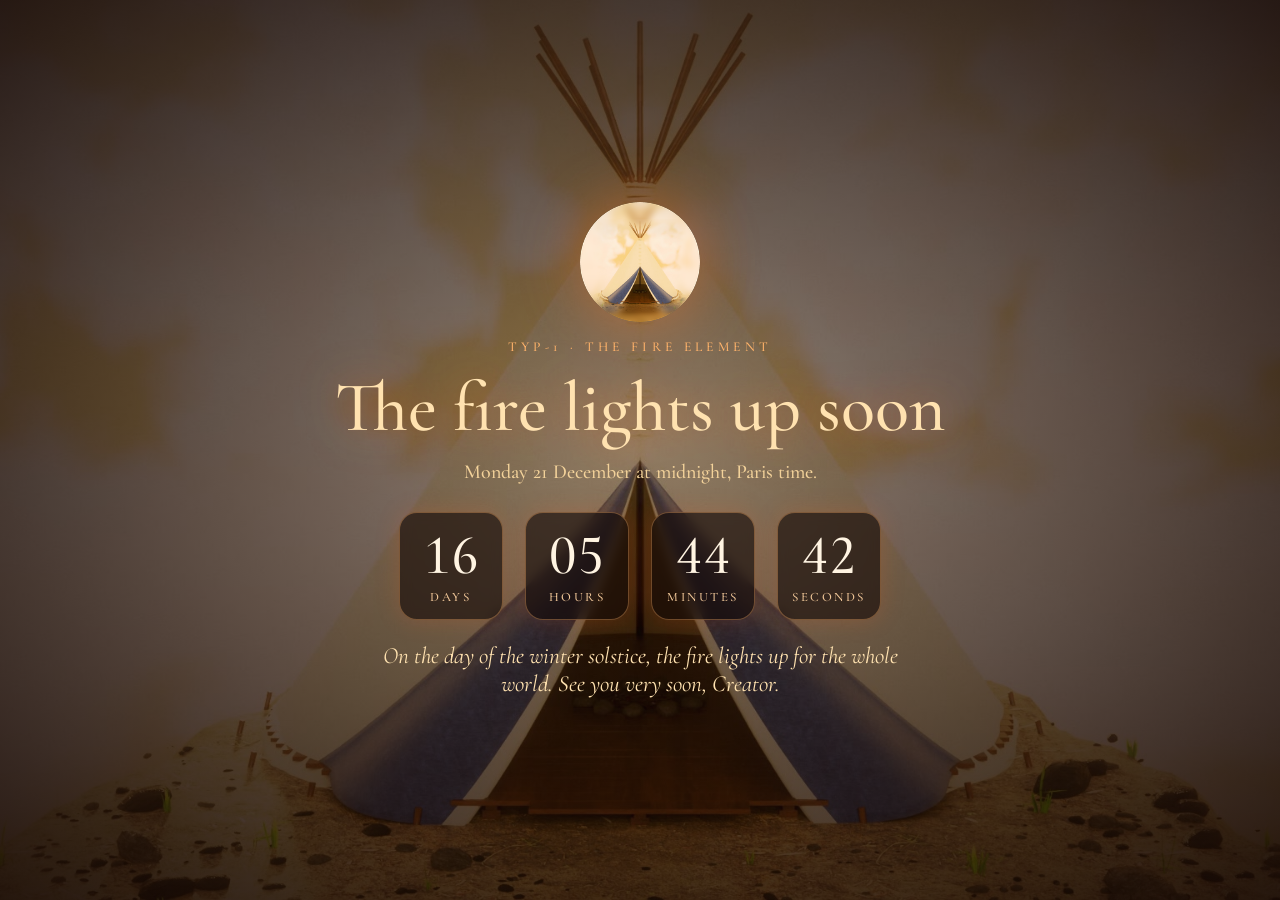
<file: bientot.html>
<!doctype html>
<html lang="fr">
<head>
  <meta charset="utf-8">
  <meta name="viewport" content="width=device-width, initial-scale=1, viewport-fit=cover">
  <meta name="robots" content="noindex, nofollow">
  <meta name="theme-color" content="#120604">
  <title>Typ-1 — Le feu s'allume le 21 décembre</title>
  <!-- L'aperçu du lien jusqu'à l'ouverture : adresses entières, le poster passe le rideau. -->
  <meta property="og:type" content="website">
  <meta property="og:site_name" content="Typ-1">
  <meta property="og:url" content="https://www.typ-1.site/">
  <meta property="og:title" content="Typ-1 — Le feu s'allume le 21 décembre">
  <meta property="og:description" content="Créateur, le tipi s'ouvre au solstice. Le feu t'attend.">
  <meta property="og:image" content="https://www.typ-1.site/assets/typ1_poster.jpg">
  <meta property="og:image:type" content="image/jpeg">
  <meta property="og:image:width" content="1920">
  <meta property="og:image:height" content="1080">
  <meta property="og:image:alt" content="Un tipi au crépuscule, un feu à l'intérieur.">
  <meta property="og:locale" content="fr_FR">
  <meta name="twitter:card" content="summary_large_image">
  <meta name="twitter:title" content="Typ-1 — Le feu s'allume le 21 décembre">
  <meta name="twitter:image" content="https://www.typ-1.site/assets/typ1_poster.jpg">
  <link rel="icon" href="/favicon.ico" sizes="any">
  <link rel="icon" type="image/png" sizes="32x32" href="/assets/favicon-32.png">
  <link rel="apple-touch-icon" href="/assets/apple-touch-icon.png">
  <link rel="stylesheet" href="/bientot.css">
  <script src="/bientot.js" defer></script>
</head>
<body>
  <video class="feu" src="/assets/typ1_feu_boucle.mp4" poster="/assets/typ1_poster.jpg" autoplay muted loop playsinline aria-hidden="true"></video>
  <main class="voile" aria-labelledby="voile-titre">
    <img class="voile-logo" src="/assets/icone-192.png" alt="" width="132" height="132">
    <p class="voile-sur" data-t="kicker">Typ-1 · L'élément Feu</p>
    <h1 id="voile-titre" data-t="title">Le feu s'allume bientôt</h1>
    <p class="voile-date" data-t="date">Lundi 21 décembre à minuit, heure de Paris.</p>
    <div class="voile-decompte" role="timer" aria-live="off">
      <div><span id="d">00</span><small data-t="days">jours</small></div>
      <div><span id="h">00</span><small data-t="hours">heures</small></div>
      <div><span id="m">00</span><small data-t="minutes">minutes</small></div>
      <div><span id="s">00</span><small data-t="seconds">secondes</small></div>
    </div>
    <p class="voile-ligne" data-t="line">Le jour du solstice d'hiver, le feu s'allume pour le monde entier. À très vite, Créateur.</p>
  </main>
</body>
</html>
</file>
<file: bientot.css>
@font-face{font-family:"Cormorant Garamond";font-weight:500;font-display:swap;src:url("/assets/polices/cormorant-garamond-latin-500-normal.woff2") format("woff2");unicode-range:U+0000-00FF,U+0131,U+0152-0153,U+2000-206F,U+20AC}
@font-face{font-family:"Cormorant Garamond";font-weight:500;font-display:swap;src:url("/assets/polices/cormorant-garamond-latin-ext-500-normal.woff2") format("woff2");unicode-range:U+0100-02BA,U+02BD-02C5,U+02C7-02CC,U+02CE-02D7,U+02DD-02FF,U+1E00-1E9F,U+1EF2-1EFF,U+2020,U+20A0-20AB,U+20AD-20C0,U+2113,U+2C60-2C7F,U+A720-A7FF}
@font-face{font-family:"Cormorant Garamond";font-weight:500;font-display:swap;src:url("/assets/polices/cormorant-garamond-cyrillic-500-normal.woff2") format("woff2");unicode-range:U+0301,U+0400-045F,U+0490-0491,U+04B0-04B1,U+2116}
@font-face{font-family:"Cormorant Garamond";font-style:italic;font-weight:400;font-display:swap;src:url("/assets/polices/cormorant-garamond-latin-400-italic.woff2") format("woff2");unicode-range:U+0000-00FF,U+0131,U+0152-0153,U+2000-206F,U+20AC}
@font-face{font-family:"Cormorant Garamond";font-style:italic;font-weight:400;font-display:swap;src:url("/assets/polices/cormorant-garamond-cyrillic-400-italic.woff2") format("woff2");unicode-range:U+0301,U+0400-045F,U+0490-0491,U+04B0-04B1,U+2116}
*{box-sizing:border-box;margin:0}
html,body{min-height:100%}
body{
  min-height:100vh;min-height:100dvh;display:grid;place-items:center;padding:32px 20px;
  background:#120604 url("/assets/typ1_poster.jpg") center/cover;
  color:#ffe9cc;font-family:"Cormorant Garamond",Georgia,serif;text-align:center;
}
.feu{position:fixed;inset:0;width:100%;height:100%;object-fit:cover}
body::before{content:"";position:fixed;inset:0;z-index:1;background:radial-gradient(ellipse at center,rgba(18,6,4,.45),rgba(18,6,4,.9));pointer-events:none}
.voile{position:relative;z-index:2;max-width:760px;display:grid;justify-items:center;gap:16px}
.voile-logo{width:120px;height:120px;border-radius:50%;box-shadow:0 0 60px rgba(255,120,30,.45);animation:souffle 5s ease-in-out infinite}
.voile-sur{font-size:.85rem;letter-spacing:.32em;text-transform:uppercase;color:#ffb36a}
h1{font-weight:500;font-size:clamp(2.4rem,6.5vw,4.4rem);line-height:1.05;color:#ffe2b0;text-shadow:0 0 40px rgba(255,120,30,.55)}
.voile-date{color:#f3d29a;font-size:1.25rem}
.voile-decompte{display:flex;gap:clamp(8px,3vw,22px);margin:12px 0 6px}
.voile-decompte div{min-width:clamp(64px,18vw,104px);padding:14px 8px;border:1px solid rgba(255,179,106,.35);border-radius:18px;background:rgba(18,6,4,.6);backdrop-filter:blur(6px);-webkit-backdrop-filter:blur(6px);box-shadow:0 0 24px rgba(255,90,20,.18)}
.voile-decompte span{display:block;font-size:clamp(2.1rem,7vw,3.5rem);line-height:1;color:#fff4e2;font-variant-numeric:lining-nums tabular-nums}
.voile-decompte small{display:block;margin-top:6px;font-size:.8rem;letter-spacing:.2em;text-transform:uppercase;color:#f3c99a}
.voile-ligne{font-size:1.45rem;font-style:italic;color:#ffe2b0;max-width:34rem}
html[dir="rtl"] .voile-decompte{flex-direction:row-reverse}
html[lang="ar"] .voile-ligne,html[lang="hi"] .voile-ligne,html[lang="bn"] .voile-ligne,html[lang="zh"] .voile-ligne{font-style:normal}
@keyframes souffle{50%{transform:scale(1.04);box-shadow:0 0 90px rgba(255,140,40,.6)}}
@media (prefers-reduced-motion:reduce){.voile-logo{animation:none}.feu{display:none}}
</file>
